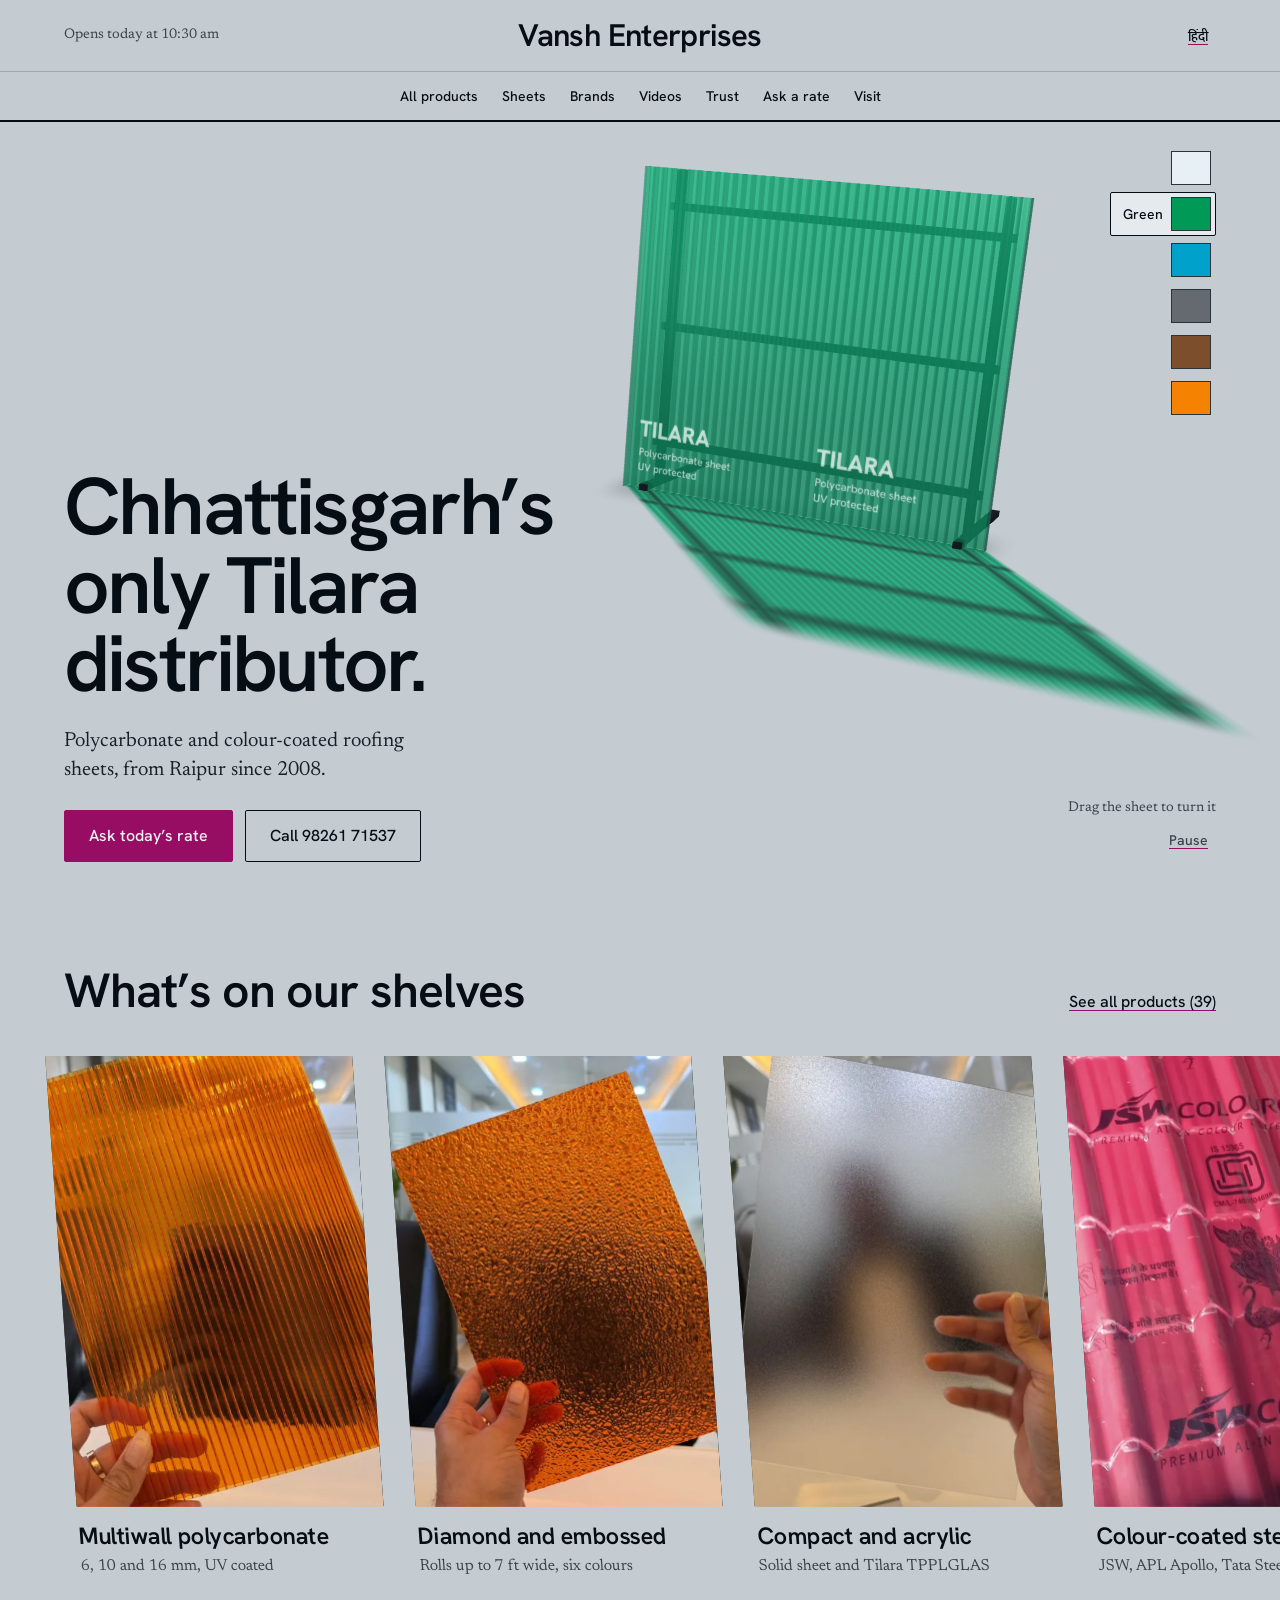
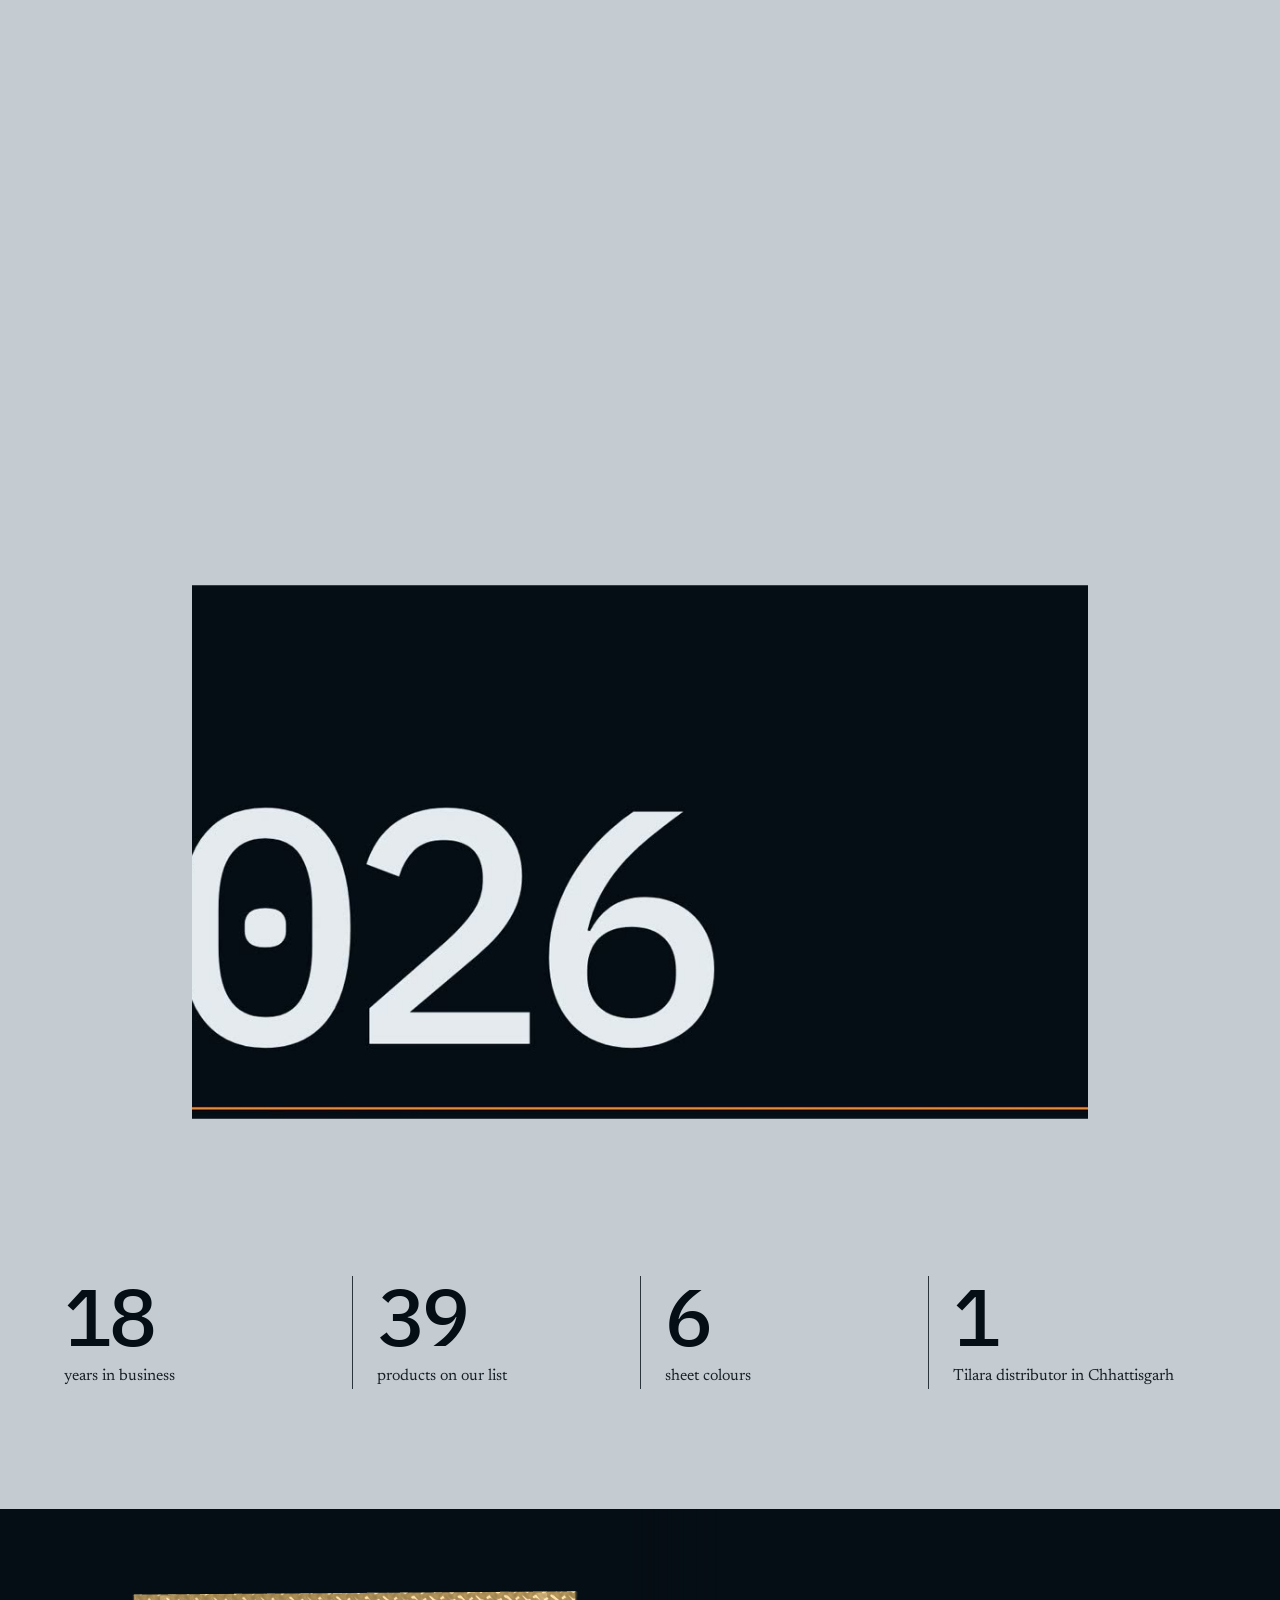
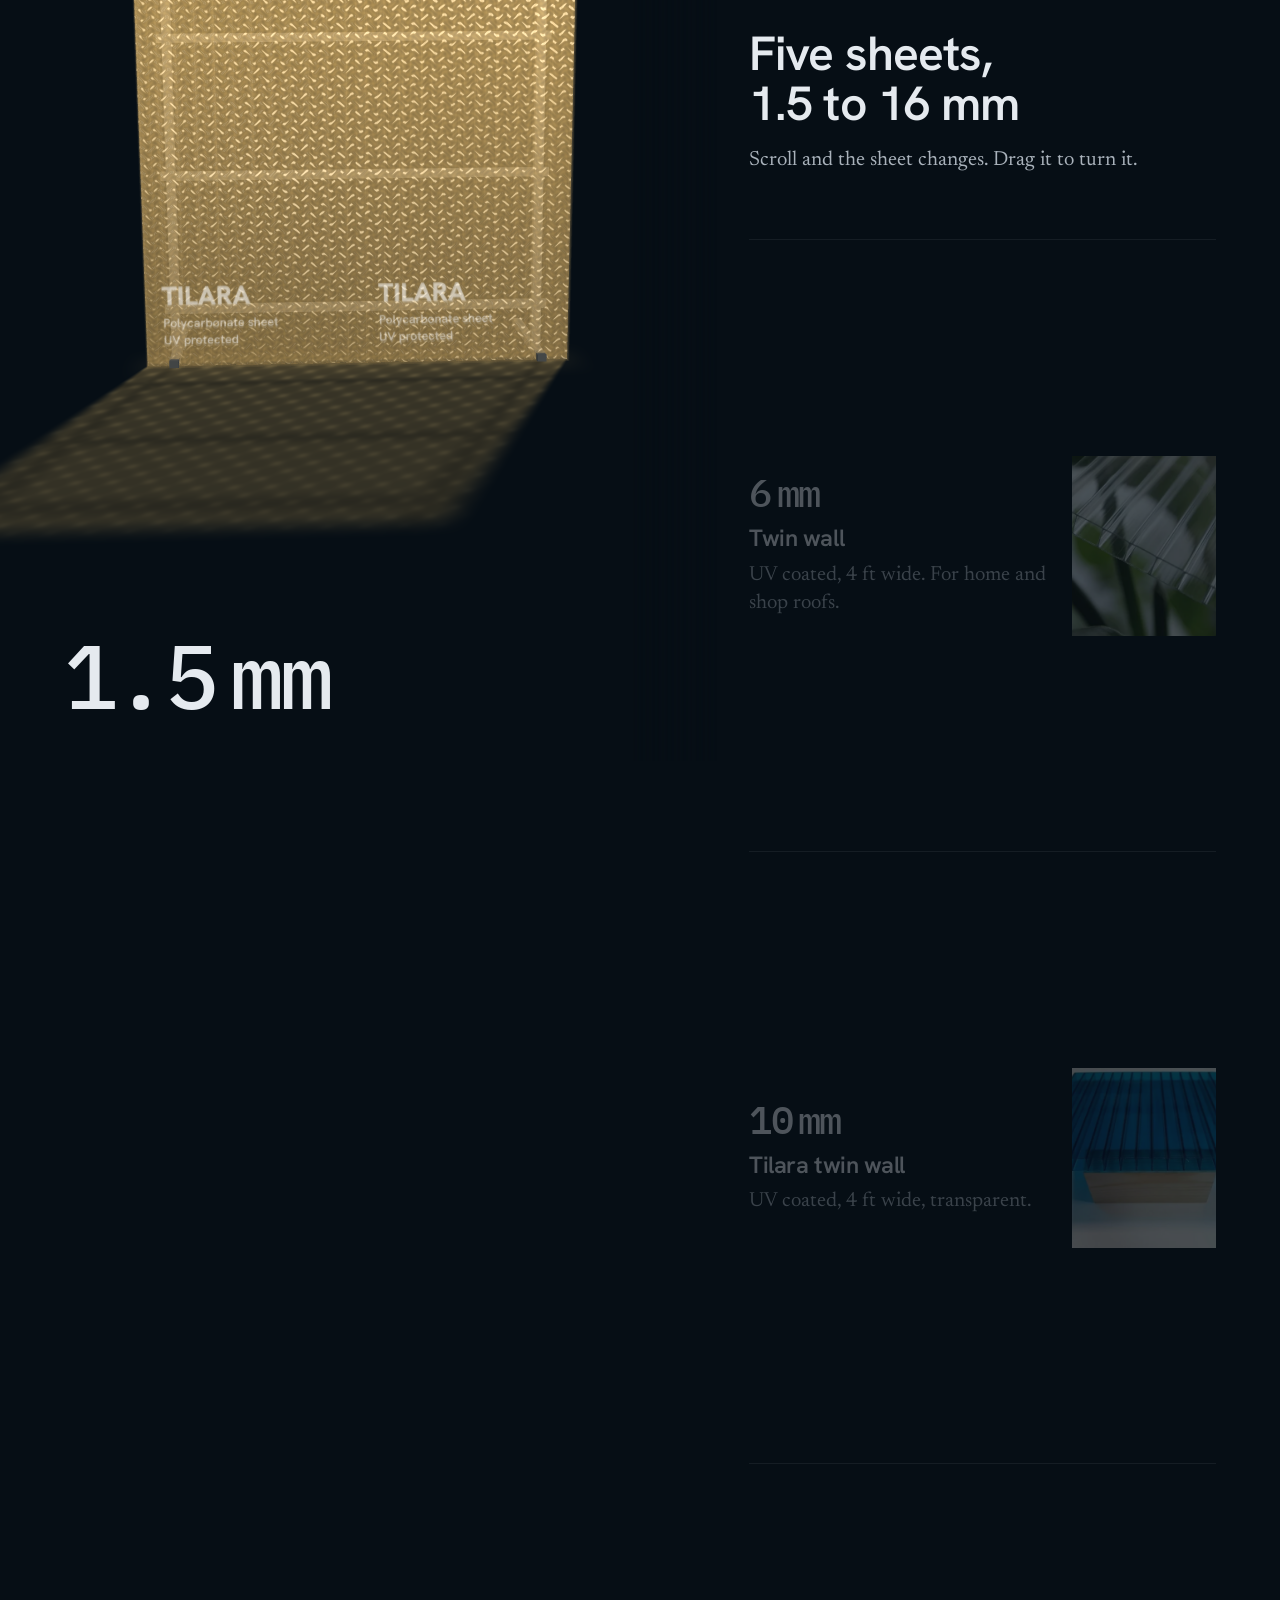
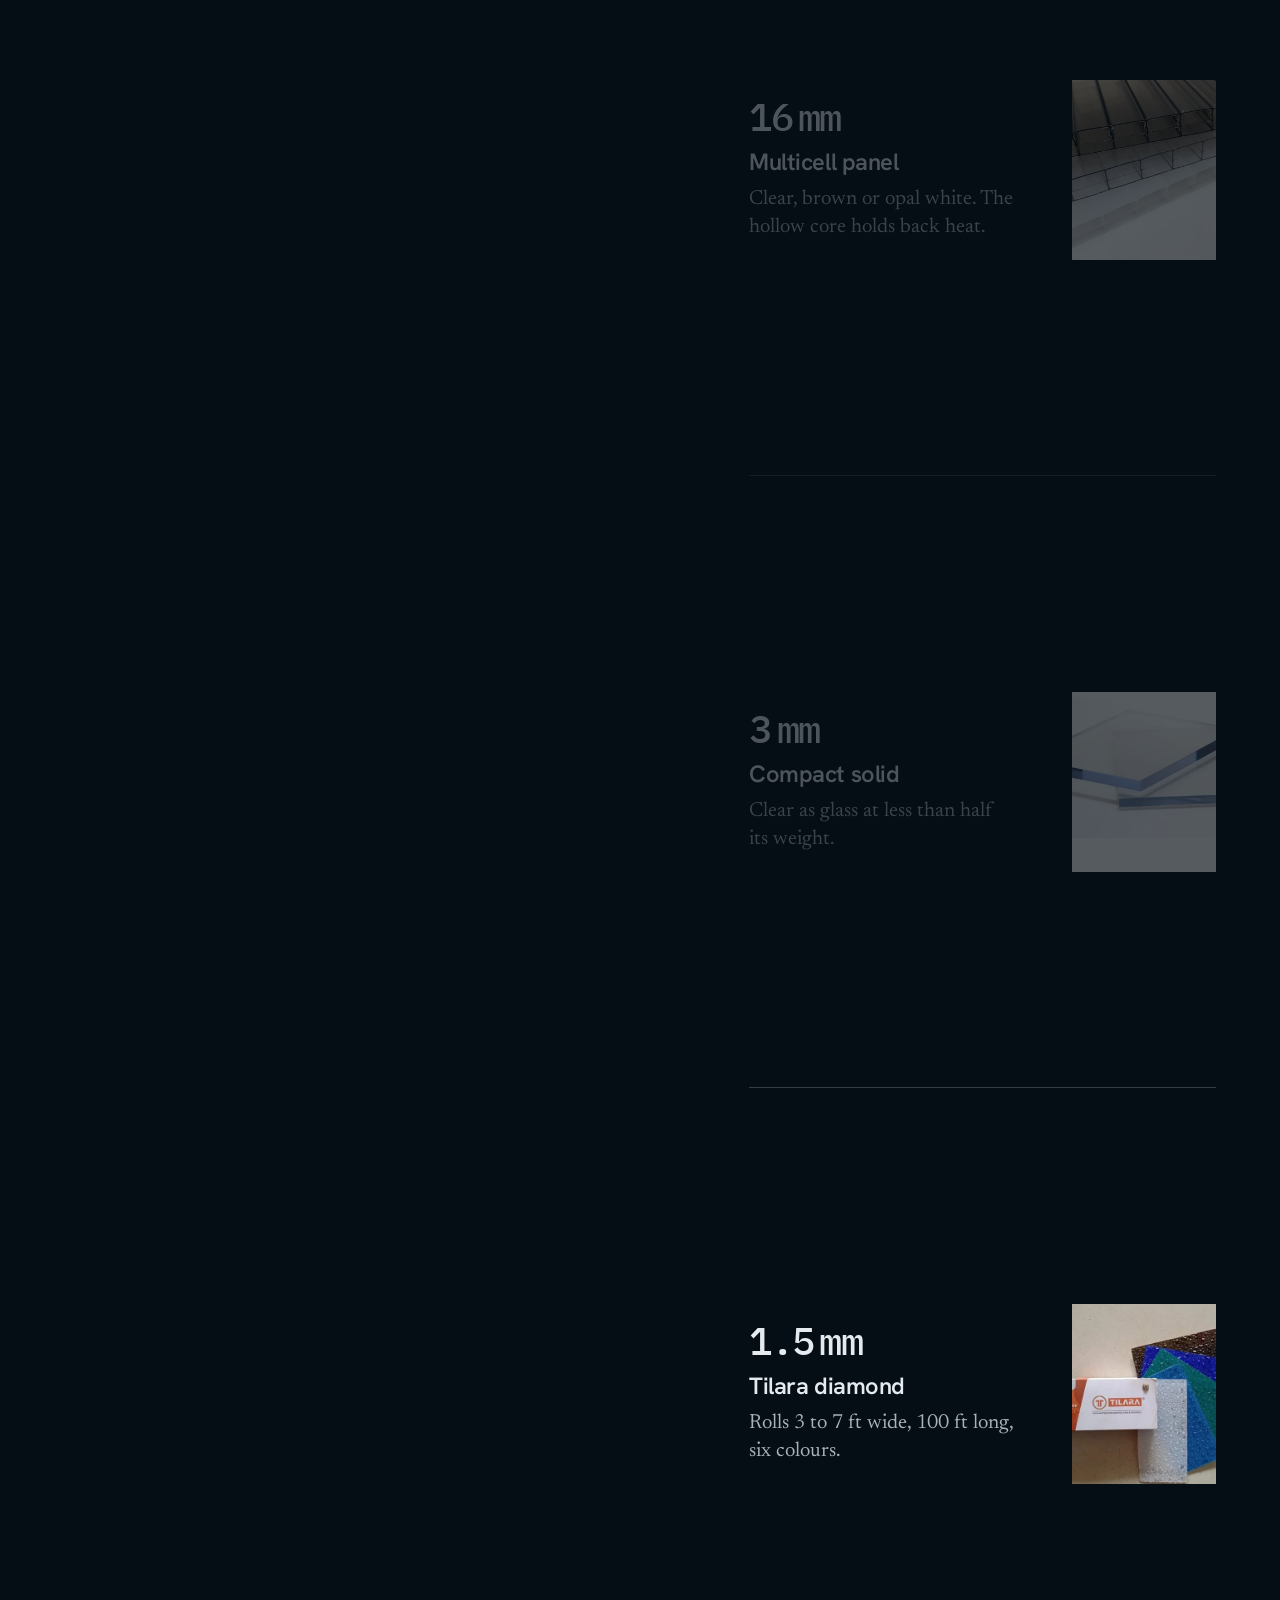
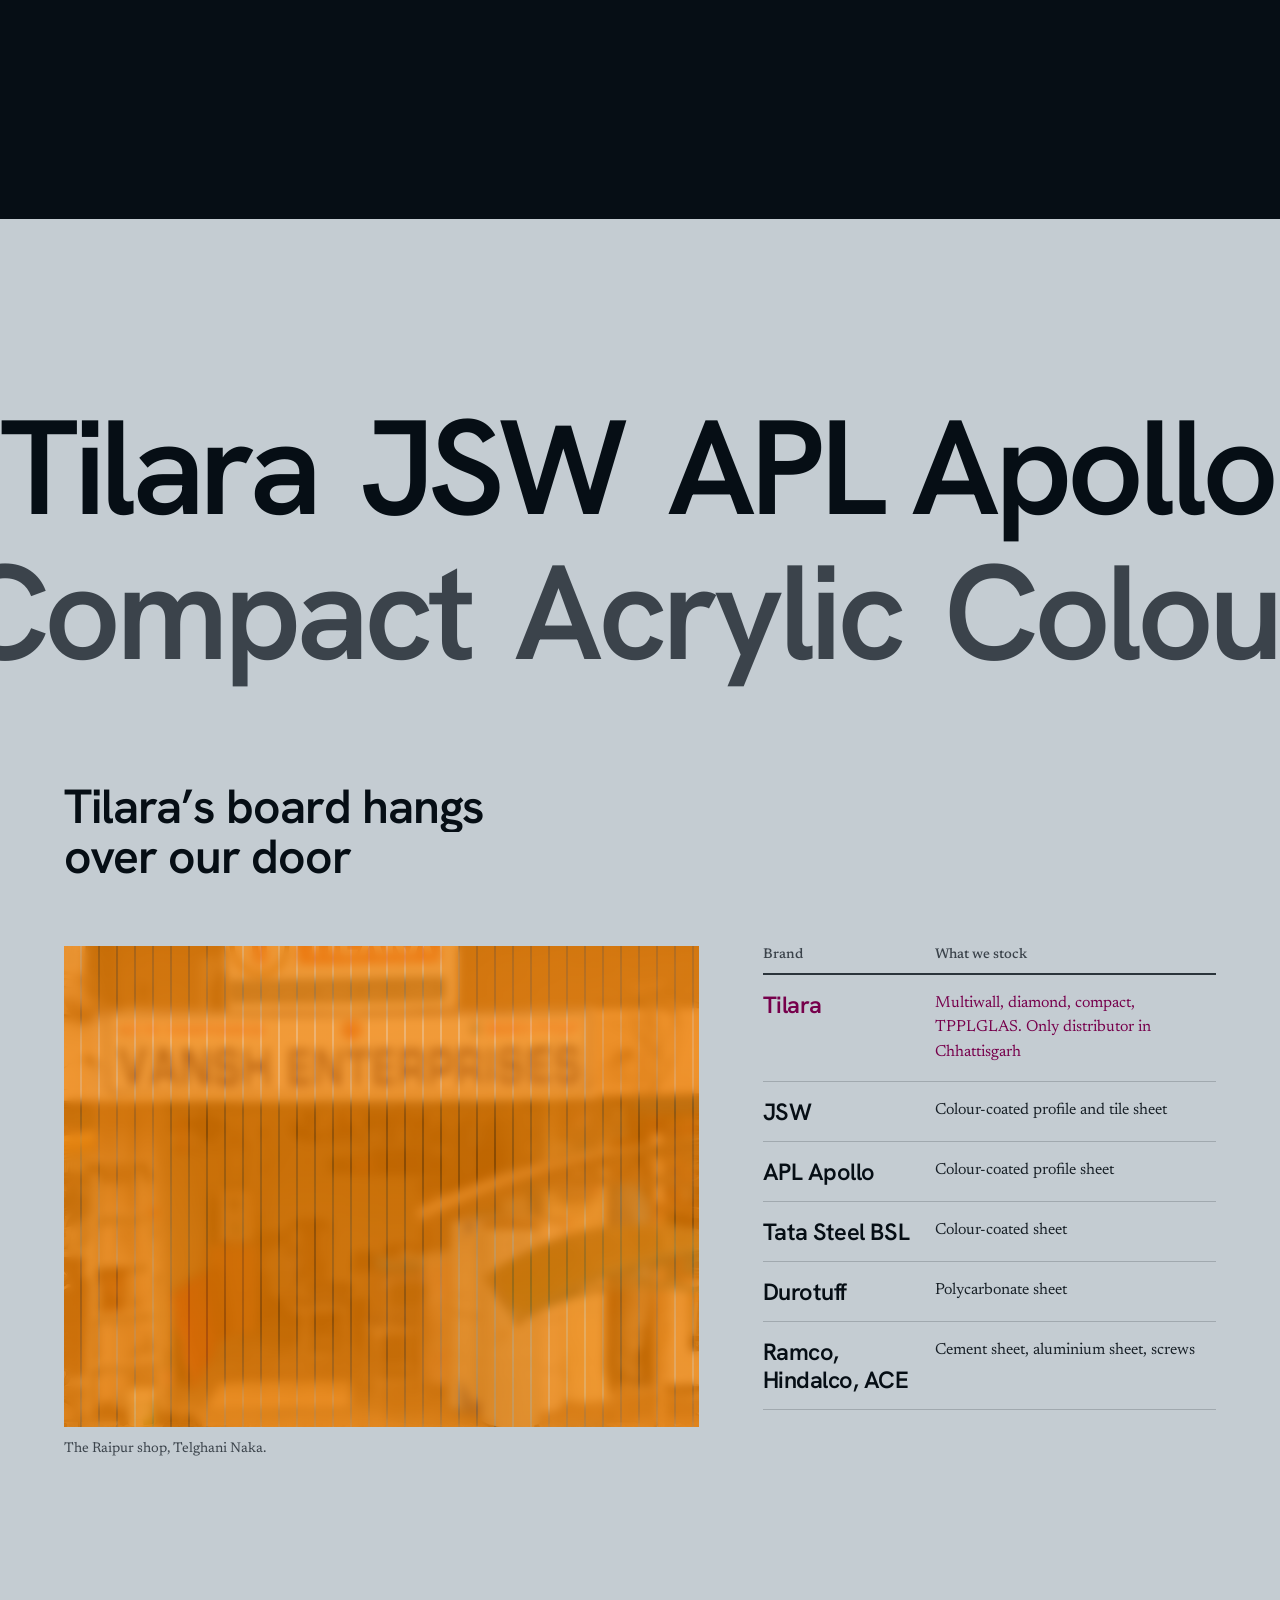
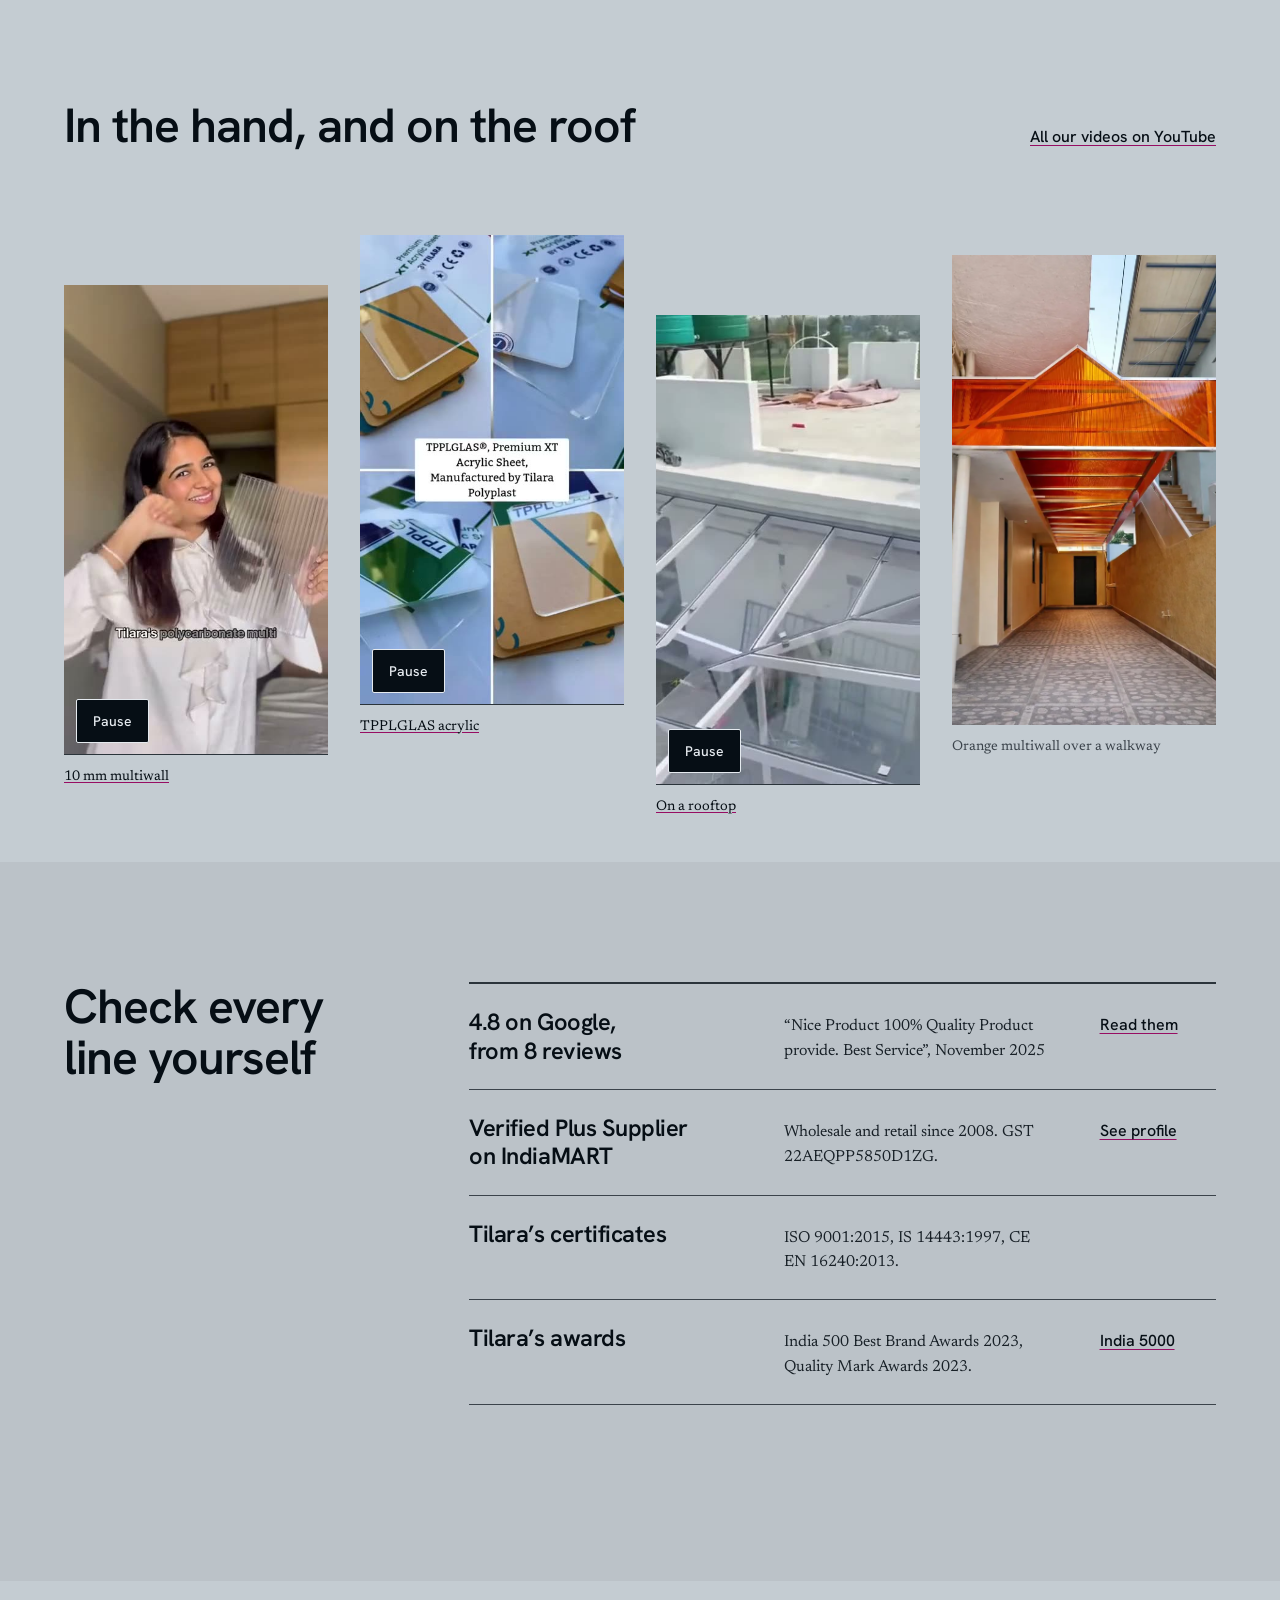
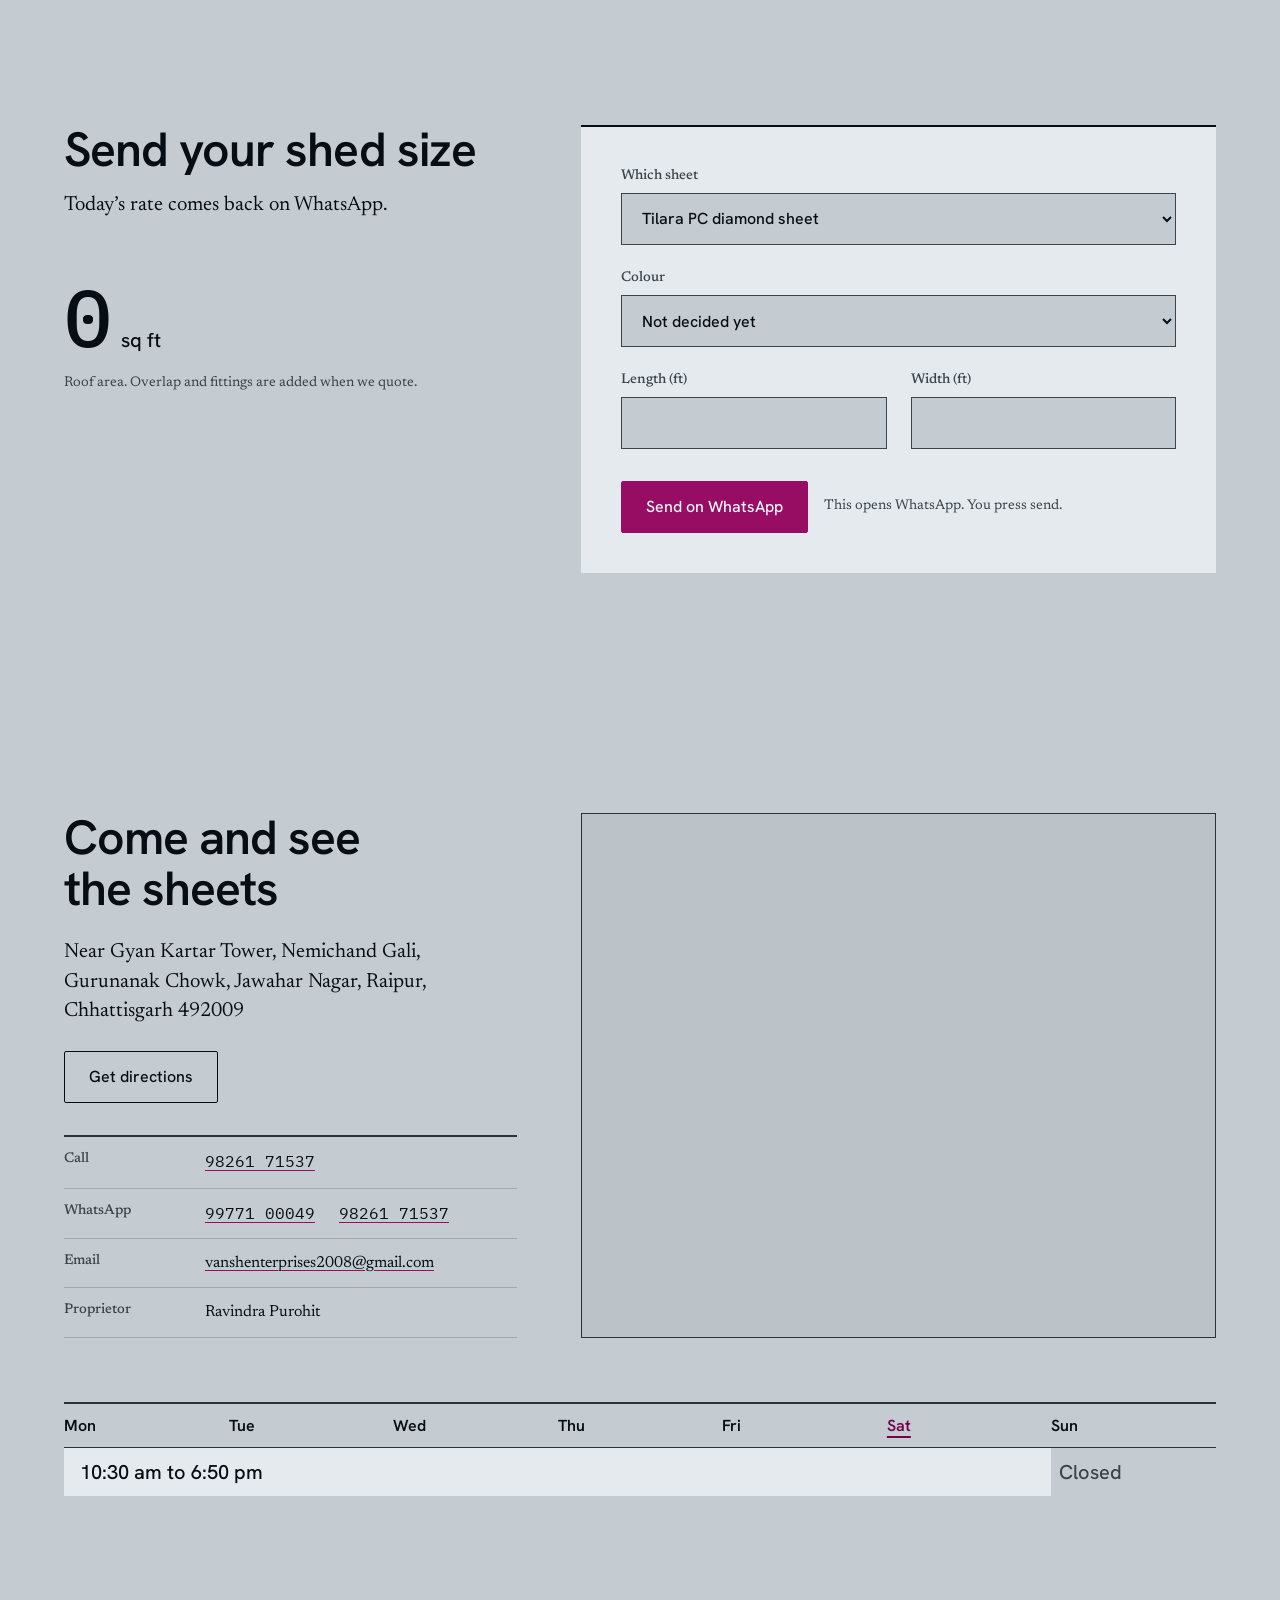
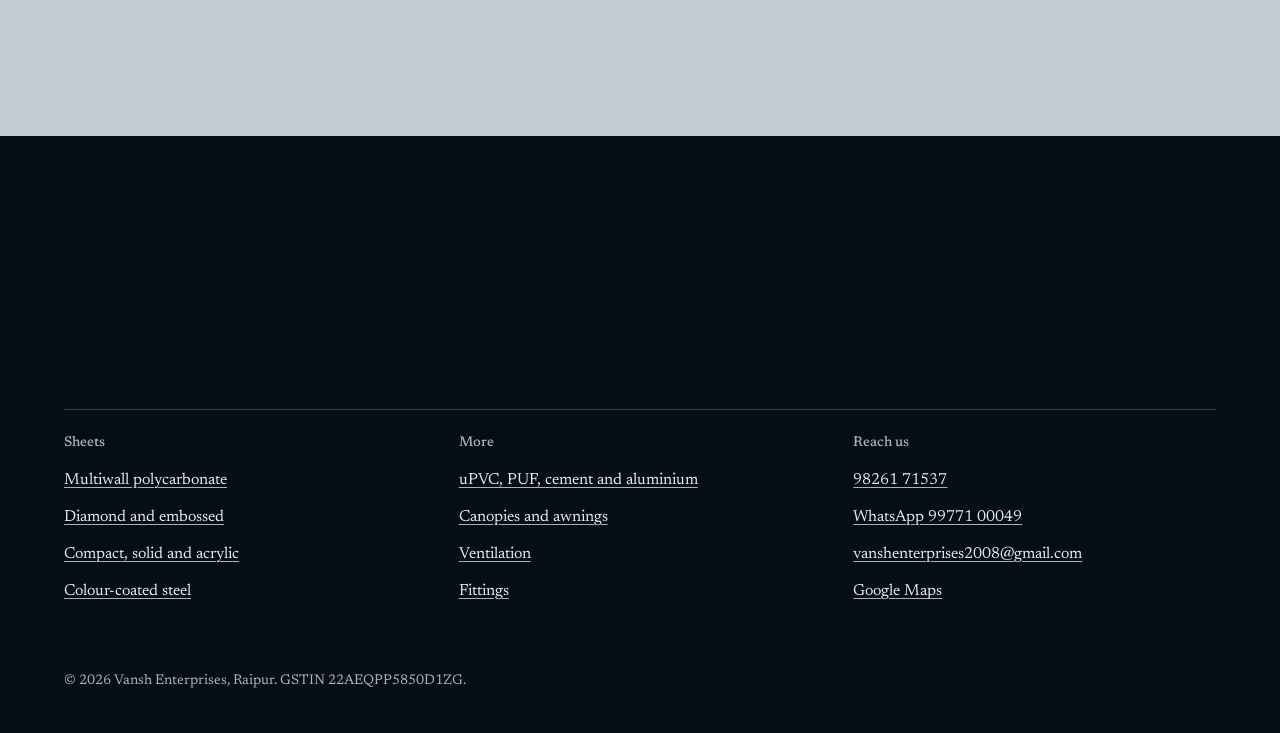
<file: index.html>
<!doctype html>
<html lang="en" data-wa="919977100049">
<head>
<meta charset="utf-8">
<meta name="viewport" content="width=device-width, initial-scale=1">
<title>Vansh Enterprises, Raipur: Tilara polycarbonate and roofing sheets</title>
<meta name="description" content="Polycarbonate and colour-coated roofing sheet dealer in Raipur since 2008. Only Tilara distributor in Chhattisgarh, with JSW, APL Apollo and Tata Steel BSL sheet.">
<meta property="og:title" content="Vansh Enterprises, Raipur: Tilara polycarbonate and roofing sheets">
<meta property="og:description" content="Polycarbonate and colour-coated roofing sheet dealer in Raipur since 2008. Only Tilara distributor in Chhattisgarh, with JSW, APL Apollo and Tata Steel BSL sheet.">
<meta property="og:type" content="website">
<meta property="og:url" content="https://vanshenterprises.in/">
<meta property="og:site_name" content="Vansh Enterprises">
<meta property="og:image" content="https://vanshenterprises.in/assets/img/og.jpg">
<meta property="og:image:width" content="1200">
<meta property="og:image:height" content="630">
<meta name="twitter:card" content="summary_large_image">
<link rel="canonical" href="https://vanshenterprises.in/">
<meta name="theme-color" content="oklch(84% 0.012 245)">
<link rel="icon" href="assets/img/favicon.svg" type="image/svg+xml">
<link rel="preconnect" href="https://fonts.googleapis.com">
<link rel="preconnect" href="https://fonts.gstatic.com" crossorigin>
<link href="https://fonts.googleapis.com/css2?family=Hanken+Grotesk:wght@500;600&family=IBM+Plex+Mono:wght@400;500&family=Mukta:wght@400;500;600&family=Newsreader:ital,opsz,wght@0,6..72,400;0,6..72,500;1,6..72,400&display=swap" rel="stylesheet">
<link rel="preload" as="image" href="assets/img/sheet-hero.webp" fetchpriority="high">
<link rel="stylesheet" href="assets/css/site.css">
<script>document.documentElement.classList.add('js');</script>
<script type="application/ld+json">{"@context":"https://schema.org","@type":"HomeAndConstructionBusiness","name":"Vansh Enterprises","alternateName":"वंश इंटरप्राइजेज","description":"Polycarbonate sheet and colour-coated roofing sheet dealer in Raipur since 2008. Only Tilara distributor in Chhattisgarh.","url":"https://vanshenterprises.in/","image":"https://vanshenterprises.in/assets/img/og.jpg","telephone":"+919826171537","email":"vanshenterprises2008@gmail.com","foundingDate":"2008","taxID":"22AEQPP5850D1ZG","founder":{"@type":"Person","name":"Ravindra Purohit"},"address":{"@type":"PostalAddress","streetAddress":"Near Gyan Kartar Tower, Nemichand Gali, Gurunanak Chowk, Jawahar Nagar","addressLocality":"Raipur","addressRegion":"Chhattisgarh","postalCode":"492009","addressCountry":"IN"},"geo":{"@type":"GeoCoordinates","latitude":21.2504591,"longitude":81.628177},"openingHoursSpecification":[{"@type":"OpeningHoursSpecification","dayOfWeek":["Monday","Tuesday","Wednesday","Thursday","Friday","Saturday"],"opens":"10:30","closes":"18:50"}],"areaServed":"Chhattisgarh","hasMap":"https://maps.app.goo.gl/5dPcdX1qVk36X3dU6"}</script>
</head>
<body>
<div class="curtain" hidden aria-hidden="true">
  <span class="curtain__col curtain__col--clear"></span><span class="curtain__col curtain__col--green"></span><span class="curtain__col curtain__col--blue"></span><span class="curtain__col curtain__col--grey"></span><span class="curtain__col curtain__col--brown"></span><span class="curtain__col curtain__col--orange"></span>
  <div class="curtain__mask"><p class="curtain__word">Vansh Enterprises</p></div>
</div>
<script>try { if (!sessionStorage.getItem('ve-intro') && !matchMedia('(prefers-reduced-motion: reduce)').matches && !location.search.includes('still')) { document.querySelector('.curtain').hidden = false; document.documentElement.classList.add('has-curtain'); } } catch (e) {}</script>
<a class="skip" href="#main">Skip to content</a>
<div class="mast__sentinel" data-mast-sentinel aria-hidden="true"></div>
<header class="mast">
  <div class="mast__top container">
    <p class="mast__status" role="status" data-status>Monday to Saturday, 10:30 am to 6:50 pm</p>
    <a class="mast__word" href="index.html" aria-label="Vansh Enterprises, home">Vansh Enterprises</a>
    <div class="mast__end">
      <button class="link-btn" type="button" data-lang-toggle lang="hi">हिंदी</button>
    </div>
  </div>
  <span class="mast__progress" aria-hidden="true"></span>
  <div class="mast__bar container">
    <a class="mast__mini" href="index.html" tabindex="-1" aria-hidden="true">Vansh Enterprises</a>
    <nav aria-label="Main"><ul class="mast__links"><li><a href="products.html" data-i18n="nav.range">All products</a></li><li><a href="#sheets" data-i18n="nav.sheets">Sheets</a></li><li><a href="#brands" data-i18n="nav.brands">Brands</a></li><li><a href="#watch" data-i18n="nav.watch">Videos</a></li><li><a href="#trust" data-i18n="nav.trust">Trust</a></li><li><a href="#enquire" data-i18n="nav.enquire">Ask a rate</a></li><li><a href="#visit" data-i18n="nav.visit">Visit</a></li></ul></nav>
    <a class="mast__wa" href="https://wa.me/919977100049?text=Hello%20Vansh%20Enterprises%2C%20please%20share%20today's%20rate." rel="noopener" data-i18n="nav.whatsapp">WhatsApp</a>
  </div>
</header>
<main id="main">

<section class="hero" aria-labelledby="hero-title">
  <div class="hero__stage">
    <img class="hero__still" src="assets/img/sheet-hero.webp" width="1920" height="1000" alt="" fetchpriority="high">
    <canvas class="hero__canvas" data-hero-canvas tabindex="0" role="img" aria-label="A multiwall polycarbonate sheet standing in sunlight. Drag it, or use the arrow keys, to turn it." data-i18n-label="hero.drag"></canvas>
  </div>
  <div class="container hero__inner">
    <div class="hero__copy">
      <h1 id="hero-title" data-i18n="hero.title">Chhattisgarh’s only Tilara distributor.</h1>
      <p class="lead" data-i18n="hero.lead">Polycarbonate and colour-coated roofing sheets, from Raipur since 2008.</p>
      <div class="hero__actions">
        <a class="btn btn--primary" href="https://wa.me/919977100049?text=Hello%20Vansh%20Enterprises%2C%20please%20share%20today's%20rate." rel="noopener" data-i18n="hero.cta">Ask today’s rate</a>
        <a class="btn" href="tel:+919826171537" data-i18n="hero.call">Call 98261 71537</a>
      </div>
    </div>
    <div class="hero__controls">
      <fieldset class="swatches">
        <legend data-i18n="hero.colour">Sheet colour</legend>
        <div class="swatches__row">
        <input type="radio" name="sheet-colour" id="tint-clear" value="clear"><label for="tint-clear" data-name="Clear"><span class="swatch__name" data-i18n="tint.clear">Clear</span><span class="chip chip--clear"></span></label>
        <input type="radio" name="sheet-colour" id="tint-green" value="green"><label for="tint-green" data-name="Green"><span class="swatch__name" data-i18n="tint.green">Green</span><span class="chip chip--green"></span></label>
        <input type="radio" name="sheet-colour" id="tint-blue" value="blue"><label for="tint-blue" data-name="Lake blue"><span class="swatch__name" data-i18n="tint.blue">Lake blue</span><span class="chip chip--blue"></span></label>
        <input type="radio" name="sheet-colour" id="tint-grey" value="grey"><label for="tint-grey" data-name="Pencil grey"><span class="swatch__name" data-i18n="tint.grey">Pencil grey</span><span class="chip chip--grey"></span></label>
        <input type="radio" name="sheet-colour" id="tint-brown" value="brown"><label for="tint-brown" data-name="Brown"><span class="swatch__name" data-i18n="tint.brown">Brown</span><span class="chip chip--brown"></span></label>
        <input type="radio" name="sheet-colour" id="tint-orange" value="orange" checked><label for="tint-orange" data-name="Orange"><span class="swatch__name" data-i18n="tint.orange">Orange</span><span class="chip chip--orange"></span></label>
        </div>
      </fieldset>
      <p class="hero__hint"><span data-i18n="hero.drag">Drag the sheet to turn it</span> <button class="link-btn" type="button" data-sheet-pause aria-pressed="false">Pause</button></p>
    </div>
  </div>
</section>

<section class="range" id="range" aria-labelledby="range-title">
  <div class="container range__head">
    <h2 id="range-title" data-i18n="range.title">What’s on our shelves</h2>
    <a class="text-link" href="products.html"><span data-i18n="range.all">See all products</span> (39)</a>
  </div>
  <ul class="rail" data-rail tabindex="0" aria-label="Product groups">
    <li class="shelf" data-reveal style="--i:0">
      <a href="products.html#multiwall">
        <figure class="shelf__pic" data-slot="shelf-multiwall" data-alt="Orange multiwall polycarbonate sheet held up to the light"><img src="assets/img/shelf-multiwall.webp" width="730" height="900" alt="Orange multiwall polycarbonate sheet held up to the light" loading="lazy" decoding="async"></figure>
        <h3 data-i18n="shelf.multiwall">Multiwall polycarbonate</h3>
        <p data-i18n="shelf.multiwall.d">6, 10 and 16 mm, UV coated</p>
      </a>
    </li>
    <li class="shelf" data-reveal style="--i:1">
      <a href="products.html#diamond">
        <figure class="shelf__pic" data-slot="shelf-diamond" data-alt="Amber embossed polycarbonate sheet in the hand"><img src="assets/img/shelf-diamond.webp" width="771" height="900" alt="Amber embossed polycarbonate sheet in the hand" loading="lazy" decoding="async"></figure>
        <h3 data-i18n="shelf.diamond">Diamond and embossed</h3>
        <p data-i18n="shelf.diamond.d">Rolls up to 7 ft wide, six colours</p>
      </a>
    </li>
    <li class="shelf" data-reveal style="--i:2">
      <a href="products.html#solid">
        <figure class="shelf__pic" data-slot="shelf-compact" data-alt="Frosted solid sheet held in the hand"><img src="assets/img/shelf-compact.webp" width="730" height="900" alt="Frosted solid sheet held in the hand" loading="lazy" decoding="async"></figure>
        <h3 data-i18n="shelf.solid">Compact and acrylic</h3>
        <p data-i18n="shelf.solid.d">Solid sheet and Tilara TPPLGLAS</p>
      </a>
    </li>
    <li class="shelf" data-reveal style="--i:3">
      <a href="products.html#steel">
        <figure class="shelf__pic" data-slot="shelf-steel" data-alt="JSW Colouron tile profile sheet in red"><img src="assets/img/shelf-steel.webp" width="680" height="900" alt="JSW Colouron tile profile sheet in red" loading="lazy" decoding="async"></figure>
        <h3 data-i18n="shelf.steel">Colour-coated steel</h3>
        <p data-i18n="shelf.steel.d">JSW, APL Apollo, Tata Steel BSL</p>
      </a>
    </li>
    <li class="shelf" data-reveal style="--i:4">
      <a href="products.html#steel">
        <figure class="shelf__pic" data-slot="shelf-tile" data-alt="Orange tile profile roofing sheets laid out"><img src="assets/img/shelf-tile.webp" width="900" height="900" alt="Orange tile profile roofing sheets laid out" loading="lazy" decoding="async"></figure>
        <h3 data-i18n="shelf.tile">Tile profile</h3>
        <p data-i18n="shelf.tile.d">Steel and uPVC, with ridge</p>
      </a>
    </li>
    <li class="shelf" data-reveal style="--i:5">
      <a href="products.html#roofing">
        <figure class="shelf__pic" data-slot="shelf-cement" data-alt="A stack of corrugated cement roofing sheets"><img src="assets/img/shelf-cement.webp" width="900" height="600" alt="A stack of corrugated cement roofing sheets" loading="lazy" decoding="async"></figure>
        <h3 data-i18n="shelf.cement">Cement and aluminium</h3>
        <p data-i18n="shelf.cement.d">6 mm cement, Hindalco aluminium</p>
      </a>
    </li>
    <li class="shelf" data-reveal style="--i:6">
      <a href="products.html#canopy">
        <figure class="shelf__pic" data-slot="shelf-canopy" data-alt="Green and blue polycarbonate canopies on display at the shop"><img src="assets/img/shelf-canopy.webp" width="550" height="544" alt="Green and blue polycarbonate canopies on display at the shop" loading="lazy" decoding="async"></figure>
        <h3 data-i18n="shelf.canopy">Canopies</h3>
        <p data-i18n="shelf.canopy.d">For doors and windows</p>
      </a>
    </li>
    <li class="shelf" data-reveal style="--i:7">
      <a href="products.html#vent">
        <figure class="shelf__pic" data-slot="shelf-vent" data-alt="Stainless steel turbo ventilator"><img src="assets/img/shelf-vent.webp" width="718" height="800" alt="Stainless steel turbo ventilator" loading="lazy" decoding="async"></figure>
        <h3 data-i18n="shelf.vent">Turbo ventilators</h3>
        <p data-i18n="shelf.vent.d">14 inch stainless steel</p>
      </a>
    </li>
    <li class="shelf" data-reveal style="--i:8">
      <a href="products.html#fittings">
        <figure class="shelf__pic" data-slot="shelf-fittings" data-alt="ACE self-drilling screws with their box"><img src="assets/img/shelf-fittings.webp" width="507" height="800" alt="ACE self-drilling screws with their box" loading="lazy" decoding="async"></figure>
        <h3 data-i18n="shelf.fittings">Fittings</h3>
        <p data-i18n="shelf.fittings.d">Screws, EPDM, patti, gutter</p>
      </a>
    </li>
  </ul>
</section>

<section class="film" id="film" aria-label="Our film">
  <figure class="film__fig" data-film data-reel>
    <div class="film__frame">
      <video muted loop playsinline controls preload="none" poster="assets/video/film-poster.jpg" width="1600" height="900" aria-label="A short film: eighteen years of sheets from Raipur, the shop with the Tilara board, six sheet colours, thicknesses from 1.5 to 16 mm, the brands we stock and how to reach us."><source src="assets/video/film-wide-en.mp4" type="video/mp4"></video>
      <button class="reel__toggle" type="button" data-keep data-reel-toggle aria-pressed="false" data-i18n="film.pause">Pause</button>
    </div>
  </figure>
  <div class="container">
    <ul class="figures">
      <li><span class="figures__num" data-count="18">18</span> <span data-i18n="fig.years">years in business</span></li>
      <li><span class="figures__num" data-count="39">39</span> <span data-i18n="fig.products">products on our list</span></li>
      <li><span class="figures__num" data-count="6">6</span> <span data-i18n="fig.colours">sheet colours</span></li>
      <li><span class="figures__num" data-count="1">1</span> <span data-i18n="fig.only">Tilara distributor in Chhattisgarh</span></li>
    </ul>
  </div>
</section>

<section class="pin" id="sheets" aria-labelledby="pin-title">
  <div class="container pin__grid">
    <div class="pin__stage">
      <canvas class="pin__canvas" data-pin-canvas role="img" aria-label="The same sheet, changing as you scroll from 6 mm twin wall to 1.5 mm diamond sheet."></canvas>
      <p class="pin__figure" data-pin-figure aria-hidden="true">6 mm</p>
    </div>
    <div class="pin__panels">
      <header class="pin__head">
        <h2 id="pin-title" data-i18n="pin.title">Five sheets, 1.5 to 16 mm</h2>
        <p class="lead" data-i18n="pin.hint">Scroll and the sheet changes. Drag it to turn it.</p>
      </header>
      <article class="panel" data-sheet-panel data-type="twin6" data-tint="clear" data-figure="6 mm">
        <p class="panel__fig">6 mm</p>
        <div class="panel__body">
          <h3 data-i18n="pin.6.title">Twin wall</h3>
          <p data-i18n="pin.6.text">UV coated, 4 ft wide. For home and shop roofs.</p>
        </div>
        <figure class="panel__pic" data-slot="pin-6" data-alt="Clear twin wall polycarbonate sheet"><img src="assets/img/pin-6.webp" width="520" height="520" alt="Clear twin wall polycarbonate sheet" loading="lazy" decoding="async"></figure>
      </article>
      <article class="panel" data-sheet-panel data-type="twin10" data-tint="blue" data-figure="10 mm">
        <p class="panel__fig">10 mm</p>
        <div class="panel__body">
          <h3 data-i18n="pin.10.title">Tilara twin wall</h3>
          <p data-i18n="pin.10.text">UV coated, 4 ft wide, transparent.</p>
        </div>
        <figure class="panel__pic" data-slot="pin-10" data-alt="Blue multiwall polycarbonate sheet resting on a block"><img src="assets/img/pin-10.webp" width="520" height="520" alt="Blue multiwall polycarbonate sheet resting on a block" loading="lazy" decoding="async"></figure>
      </article>
      <article class="panel" data-sheet-panel data-type="multi16" data-tint="brown" data-figure="16 mm">
        <p class="panel__fig">16 mm</p>
        <div class="panel__body">
          <h3 data-i18n="pin.16.title">Multicell panel</h3>
          <p data-i18n="pin.16.text">Clear, brown or opal white. The hollow core holds back heat.</p>
        </div>
        <figure class="panel__pic" data-slot="pin-16" data-alt="Stacked triple wall sheets showing the hollow core"><img src="assets/img/pin-16.webp" width="520" height="390" alt="Stacked triple wall sheets showing the hollow core" loading="lazy" decoding="async"></figure>
      </article>
      <article class="panel" data-sheet-panel data-type="compact" data-tint="clear" data-figure="3 mm">
        <p class="panel__fig">3 mm</p>
        <div class="panel__body">
          <h3 data-i18n="pin.3.title">Compact solid</h3>
          <p data-i18n="pin.3.text">Clear as glass at less than half its weight.</p>
        </div>
        <figure class="panel__pic" data-slot="pin-3" data-alt="Clear compact polycarbonate sheet"><img src="assets/img/pin-3.webp" width="520" height="390" alt="Clear compact polycarbonate sheet" loading="lazy" decoding="async"></figure>
      </article>
      <article class="panel" data-sheet-panel data-type="diamond" data-tint="orange" data-figure="1.5 mm">
        <p class="panel__fig">1.5 mm</p>
        <div class="panel__body">
          <h3 data-i18n="pin.15.title">Tilara diamond</h3>
          <p data-i18n="pin.15.text">Rolls 3 to 7 ft wide, 100 ft long, six colours.</p>
        </div>
        <figure class="panel__pic" data-slot="pin-15" data-alt="Tilara diamond sheet colour samples with the Tilara box"><img src="assets/img/pin-15.webp" width="520" height="520" alt="Tilara diamond sheet colour samples with the Tilara box" loading="lazy" decoding="async"></figure>
      </article>
    </div>
  </div>
</section>

<section class="brands" id="brands" aria-labelledby="brands-title">
  <div class="marquee" aria-hidden="true">
    <div class="marquee__row"><span>Tilara</span><span>JSW</span><span>APL Apollo</span><span>Tata Steel BSL</span><span>Durotuff</span><span>Hindalco</span><span>Ramco</span><span>Tilara</span><span>JSW</span><span>APL Apollo</span></div>
    <div class="marquee__row marquee__row--two"><span>Multiwall</span><span>Diamond</span><span>Compact</span><span>Acrylic</span><span>Colour-coated</span><span>Tile profile</span><span>Multiwall</span><span>Diamond</span><span>Compact</span></div>
  </div>
  <div class="container">
    <h2 id="brands-title" class="brands__title" data-i18n="brands.title">Tilara’s board hangs over our door</h2>
    <div class="brands__grid">
      <div class="brands__fig">
        <figure class="brands__pic" data-slot="shop" data-alt="The Vansh Enterprises shop in Raipur with the Tilara board above it">
          <img src="assets/img/shop.webp" width="990" height="750" alt="The Vansh Enterprises shop in Raipur, with the Tilara board above the Vansh Enterprises banner" loading="lazy" decoding="async">
          <span class="brands__veil" data-keep aria-hidden="true"></span>
        </figure>
        <figcaption class="caption" data-i18n="brands.caption">The Raipur shop, Telghani Naka.</figcaption>
      </div>
      <table class="brands__table">
        <thead><tr><th scope="col" data-i18n="brands.th.brand">Brand</th><th scope="col" data-i18n="brands.th.stock">What we stock</th></tr></thead>
        <tbody>
          <tr class="is-lead" data-reveal><th scope="row">Tilara</th><td data-i18n="brands.tilara">Multiwall, diamond, compact, TPPLGLAS. Only distributor in Chhattisgarh</td></tr>
          <tr data-reveal><th scope="row">JSW</th><td data-i18n="brands.jsw">Colour-coated profile and tile sheet</td></tr>
          <tr data-reveal><th scope="row">APL Apollo</th><td data-i18n="brands.apollo">Colour-coated profile sheet</td></tr>
          <tr data-reveal><th scope="row">Tata Steel BSL</th><td data-i18n="brands.tata">Colour-coated sheet</td></tr>
          <tr data-reveal><th scope="row">Durotuff</th><td data-i18n="brands.durotuff">Polycarbonate sheet</td></tr>
          <tr data-reveal><th scope="row">Ramco, Hindalco, ACE</th><td data-i18n="brands.more">Cement sheet, aluminium sheet, screws</td></tr>
        </tbody>
      </table>
    </div>
  </div>
</section>

<section class="watch" id="watch" aria-labelledby="watch-title">
  <div class="container">
    <div class="watch__head">
      <h2 id="watch-title" data-i18n="watch.title">In the hand, and on the roof</h2>
      <a class="text-link" href="https://www.youtube.com/@sharadkumarnishad241" rel="noopener" data-i18n="watch.channel">All our videos on YouTube</a>
    </div>
    <div class="watch__grid">
      <figure class="reel" data-reel>
        <div class="reel__frame" data-slot="reel-multiwall" data-kind="product" data-alt="10 mm multiwall">
          <video muted loop playsinline preload="none" poster="assets/video/multiwall.jpg" width="432" height="768" aria-label="10 mm multiwall"><source src="assets/video/multiwall.mp4" type="video/mp4"></video>
          <button class="reel__toggle" type="button" data-keep data-reel-toggle aria-pressed="false" data-i18n="reel.pause">Pause</button>
        </div>
        <figcaption class="caption"><a href="https://www.youtube.com/watch?v=Rni0njt8LdI" rel="noopener" data-i18n="watch.multiwall">10 mm multiwall</a></figcaption>
      </figure>
      <figure class="reel" data-reel>
        <div class="reel__frame" data-slot="reel-acrylic" data-kind="product" data-alt="TPPLGLAS acrylic">
          <video muted loop playsinline preload="none" poster="assets/video/acrylic.jpg" width="432" height="768" aria-label="TPPLGLAS acrylic"><source src="assets/video/acrylic.mp4" type="video/mp4"></video>
          <button class="reel__toggle" type="button" data-keep data-reel-toggle aria-pressed="false" data-i18n="reel.pause">Pause</button>
        </div>
        <figcaption class="caption"><a href="https://www.youtube.com/watch?v=_wDttftiUco" rel="noopener" data-i18n="watch.acrylic">TPPLGLAS acrylic</a></figcaption>
      </figure>
      <figure class="reel" data-reel>
        <div class="reel__frame" data-slot="reel-rooftop" data-kind="product" data-alt="On a rooftop">
          <video muted loop playsinline preload="none" poster="assets/video/rooftop.jpg" width="432" height="768" aria-label="On a rooftop"><source src="assets/video/rooftop.mp4" type="video/mp4"></video>
          <button class="reel__toggle" type="button" data-keep data-reel-toggle aria-pressed="false" data-i18n="reel.pause">Pause</button>
        </div>
        <figcaption class="caption"><a href="https://www.youtube.com/watch?v=n171UE5UQb4" rel="noopener" data-i18n="watch.rooftop">On a rooftop</a></figcaption>
      </figure>
      <figure class="reel">
        <div class="reel__frame" data-slot="corridor" data-alt="Orange multiwall polycarbonate roof over a walkway"><img src="assets/img/corridor.webp" width="667" height="1000" alt="Orange multiwall polycarbonate fixed over a walkway, the floor below in warm light" loading="lazy" decoding="async" style="object-position: 50% 26%"></div>
        <figcaption class="caption" data-i18n="watch.corridor">Orange multiwall over a walkway</figcaption>
      </figure>
    </div>
  </div>
</section>

<section class="trust" id="trust" aria-labelledby="trust-title">
  <div class="container trust__grid">
    <h2 id="trust-title" data-i18n="trust.title">Check every line yourself</h2>
    <ul class="rows">
      
      <li class="row" data-reveal>
        <h3 class="row__title"><span class="num" data-count="4.8" data-dec="1">4.8</span> <span data-i18n="trust.google">on Google, from 8 reviews</span></h3>
        <p class="row__text" data-i18n="trust.google.quote">“Nice Product 100% Quality Product provide. Best Service”, November 2025</p>
        <a class="text-link" href="https://www.google.com/maps/search/?api=1&query=Vansh%20Enterprises&query_place_id=ChIJBX7doZTdKDoR5v5cxKL-qsw" rel="noopener" data-i18n="trust.google.link">Read them</a>
      </li>
      <li class="row" data-reveal>
        <h3 class="row__title" data-i18n="trust.im">Verified Plus Supplier on IndiaMART</h3>
        <p class="row__text" data-i18n="trust.im.text">Wholesale and retail since 2008. GST 22AEQPP5850D1ZG.</p>
        <a class="text-link" href="https://www.indiamart.com/vanshenterprises-chattisgarh/" rel="noopener" data-i18n="trust.im.link">See profile</a>
      </li>
      <li class="row" data-reveal>
        <h3 class="row__title" data-i18n="trust.tcert">Tilara’s certificates</h3>
        <p class="row__text" data-i18n="trust.tcert.text">ISO 9001:2015, IS 14443:1997, CE EN 16240:2013.</p>
        <span></span>
      </li>
      <li class="row" data-reveal>
        <h3 class="row__title" data-i18n="trust.taward">Tilara’s awards</h3>
        <p class="row__text" data-i18n="trust.taward.text">India 500 Best Brand Awards 2023, Quality Mark Awards 2023.</p>
        <a class="text-link" href="https://india5000.com/winners/2023/india-500-best-brand-awards-2023-1/tilara-polyplast-pvt-ltd-1686114287976" rel="noopener">India 5000</a>
      </li>
    </ul>
  </div>
</section>

<section class="enquire" id="enquire" aria-labelledby="enquire-title">
  <div class="container enquire__grid">
    <div class="enquire__head">
      <h2 id="enquire-title" data-i18n="enquire.title">Send your shed size</h2>
      <p class="lead" data-i18n="enquire.lead">Today’s rate comes back on WhatsApp.</p>
      <p class="enquire__area"><span class="enquire__num" data-area aria-live="off">0</span> <span data-i18n="enquire.unit">sq ft</span></p>
      <p class="caption"><span data-i18n="enquire.area">Roof area.</span> <span data-i18n="enquire.note">Overlap and fittings are added when we quote.</span></p>
    </div>
    <form class="form sheet" data-enquiry>
      <div class="field field--wide">
        <label for="f-sheet" data-i18n="enquire.sheet">Which sheet</label>
        <select id="f-sheet" name="sheet"><option>Tilara PC diamond sheet</option><option>6 mm PC multiwall sheet</option><option>Tilara 10 mm PC multiwall sheet</option><option>16 mm multicell panel</option><option>Compact polycarbonate sheet</option><option>Tilara TPPLGLAS acrylic sheet</option><option>Colour-coated profile sheet</option><option>Colour-coated tile profile sheet</option><option>uPVC tile roofing sheet</option><option>PUF insulated roofing panel</option><option>6 mm cement roofing sheet</option></select>
      </div>
      <div class="field field--wide">
        <label for="f-colour" data-i18n="enquire.colour">Colour</label>
        <select id="f-colour" name="colour"><option value="" data-i18n="enquire.colour.any">Not decided yet</option><option>Clear</option><option>Green</option><option>Lake blue</option><option>Pencil grey</option><option>Brown</option><option>Orange</option><option>Red</option><option>Blue</option></select>
      </div>
      <div class="field">
        <label for="f-length" data-i18n="enquire.length">Length (ft)</label>
        <input id="f-length" name="shedLength" type="number" inputmode="decimal" min="0" step="any" autocomplete="off">
      </div>
      <div class="field">
        <label for="f-width" data-i18n="enquire.width">Width (ft)</label>
        <input id="f-width" name="shedWidth" type="number" inputmode="decimal" min="0" step="any" autocomplete="off">
      </div>
      <div class="field field--wide form__foot">
        <a class="btn btn--primary" data-enquiry-send href="https://wa.me/919977100049?text=Hello%20Vansh%20Enterprises%2C%20please%20share%20today's%20rate." rel="noopener" target="_blank" data-i18n="enquire.send">Send on WhatsApp</a>
        <p class="caption" data-i18n="enquire.opens">This opens WhatsApp. You press send.</p>
      </div>
    </form>
  </div>
</section>

<section class="visit" id="visit" aria-labelledby="visit-title">
  <div class="container">
    <div class="visit__grid">
      <div class="visit__text">
        <h2 id="visit-title" data-i18n="visit.title">Come and see the sheets</h2>
        <address class="lead" data-i18n="visit.address">Near Gyan Kartar Tower, Nemichand Gali, Gurunanak Chowk, Jawahar Nagar, Raipur, Chhattisgarh 492009</address>
        <a class="btn" href="https://maps.app.goo.gl/5dPcdX1qVk36X3dU6" rel="noopener" data-i18n="visit.directions">Get directions</a>
        <dl class="facts">
          <div><dt data-i18n="visit.call">Call</dt><dd><a class="num" href="tel:+919826171537">98261 71537</a></dd></div>
          <div><dt data-i18n="visit.wa">WhatsApp</dt><dd class="facts__two"><a class="num" href="https://wa.me/919977100049" rel="noopener">99771 00049</a> <a class="num" href="https://wa.me/919826171537" rel="noopener">98261 71537</a></dd></div>
          <div><dt data-i18n="visit.mail">Email</dt><dd><a href="mailto:vanshenterprises2008@gmail.com">vanshenterprises2008@gmail.com</a></dd></div>
          <div><dt data-i18n="visit.owner">Proprietor</dt><dd>Ravindra Purohit</dd></div>
        </dl>
      </div>
      <div class="visit__map">
        <iframe title="Map of Vansh Enterprises in Raipur" src="https://www.google.com/maps?q=Vansh%20Enterprises%2C%20Gurunanak%20Chowk%2C%20Raipur&ll=21.2504591,81.628177&z=16&output=embed" loading="lazy" referrerpolicy="no-referrer-when-downgrade"></iframe>
      </div>
    </div>
    <div class="hours" role="group" aria-label="Opening hours">
      <span class="hours__day" data-day="1" data-i18n="day.mon">Mon</span>
      <span class="hours__day" data-day="2" data-i18n="day.tue">Tue</span>
      <span class="hours__day" data-day="3" data-i18n="day.wed">Wed</span>
      <span class="hours__day" data-day="4" data-i18n="day.thu">Thu</span>
      <span class="hours__day" data-day="5" data-i18n="day.fri">Fri</span>
      <span class="hours__day" data-day="6" data-i18n="day.sat">Sat</span>
      <span class="hours__day" data-day="0" data-i18n="day.sun">Sun</span>
      <p class="hours__open" data-i18n="day.hours">10:30 am to 6:50 pm</p>
      <p class="hours__closed" data-i18n="day.closed">Closed</p>
    </div>
  </div>
</section>
</main>
<footer class="foot">
  <div class="container">
    <p class="foot__mark">Vansh Enterprises</p>
    <div class="foot__cols">
      <div class="foot__col"><h2 class="foot__h" data-i18n="foot.sheets">Sheets</h2><ul><li><a href="products.html#multiwall" data-i18n="group.multiwall">Multiwall polycarbonate</a></li><li><a href="products.html#diamond" data-i18n="group.diamond">Diamond and embossed</a></li><li><a href="products.html#solid" data-i18n="group.solid">Compact, solid and acrylic</a></li><li><a href="products.html#steel" data-i18n="group.steel">Colour-coated steel</a></li></ul></div>
      <div class="foot__col"><h2 class="foot__h" data-i18n="foot.more">More</h2><ul><li><a href="products.html#roofing" data-i18n="group.roofing">uPVC, PUF, cement and aluminium</a></li><li><a href="products.html#canopy" data-i18n="group.canopy">Canopies and awnings</a></li><li><a href="products.html#vent" data-i18n="group.vent">Ventilation</a></li><li><a href="products.html#fittings" data-i18n="group.fittings">Fittings</a></li></ul></div>
      <div class="foot__col"><h2 class="foot__h" data-i18n="foot.reach">Reach us</h2><ul><li><a href="tel:+919826171537">98261 71537</a></li><li><a href="https://wa.me/919977100049">WhatsApp 99771 00049</a></li><li><a href="mailto:vanshenterprises2008@gmail.com">vanshenterprises2008@gmail.com</a></li><li><a href="https://maps.app.goo.gl/5dPcdX1qVk36X3dU6">Google Maps</a></li></ul></div>
    </div>
    <p class="foot__legal">© 2026 Vansh Enterprises, Raipur. GSTIN 22AEQPP5850D1ZG.</p>
  </div>
</footer>
<div class="dock" aria-label="Quick contact">
  <a class="btn" href="tel:+919826171537" data-i18n="bar.call">Call</a>
  <a class="btn btn--primary" href="https://wa.me/919977100049?text=Hello%20Vansh%20Enterprises%2C%20please%20share%20today's%20rate." rel="noopener" data-i18n="bar.whatsapp">WhatsApp</a>
</div>
<script>window.hallmarkSlots = (m) => { for (const [k, v] of Object.entries(m)) { const s = document.querySelector(`[data-slot="${k}"]`); if (!s) continue; const im = new Image(); im.src = typeof v === 'string' ? v : v.src; im.alt = (typeof v === 'object' && v.alt) || s.dataset.alt || ''; s.querySelectorAll(':scope > img').forEach((o) => o.remove()); s.prepend(im); } };
document.querySelectorAll('[data-slot] img').forEach((i) => { if (i.complete && !i.naturalWidth) i.remove(); else i.addEventListener('error', () => i.remove(), { once: true }); });</script>
<script src="assets/js/app.js" defer></script>
</body>
</html>
</file>
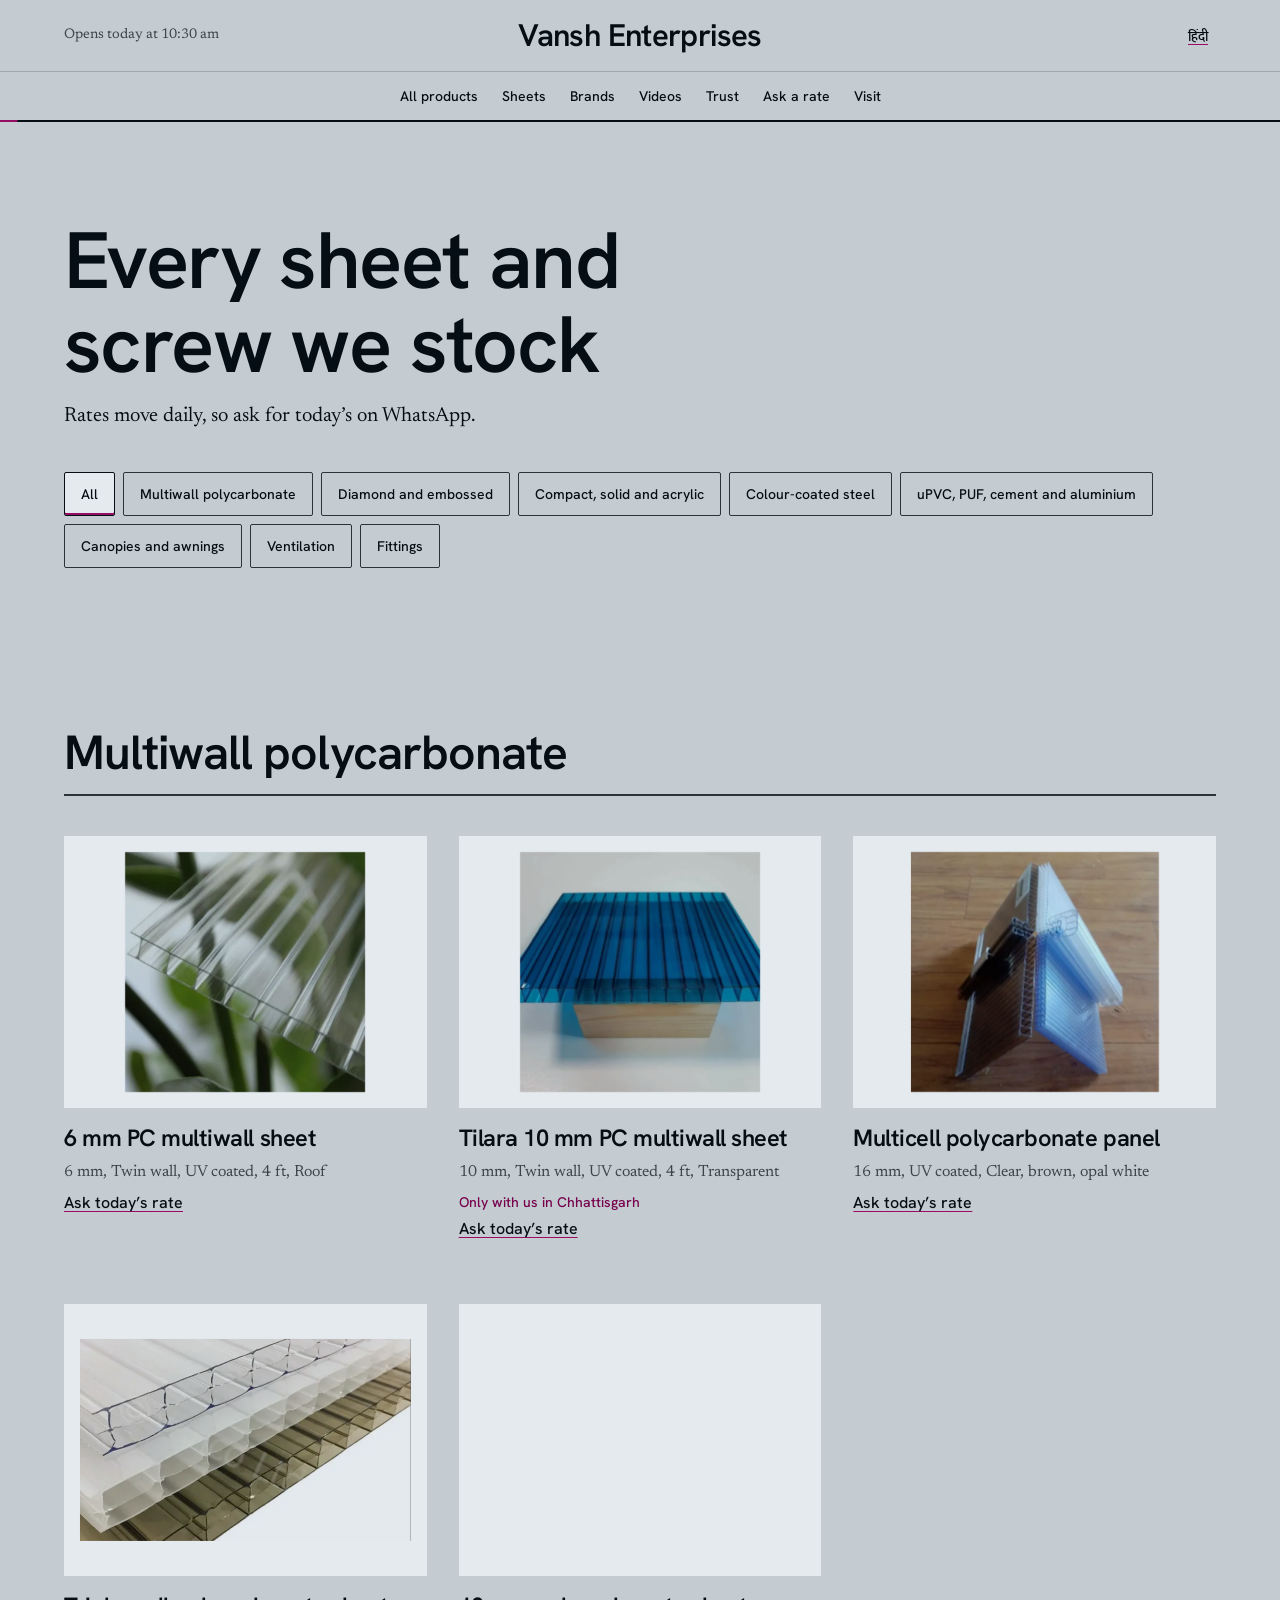
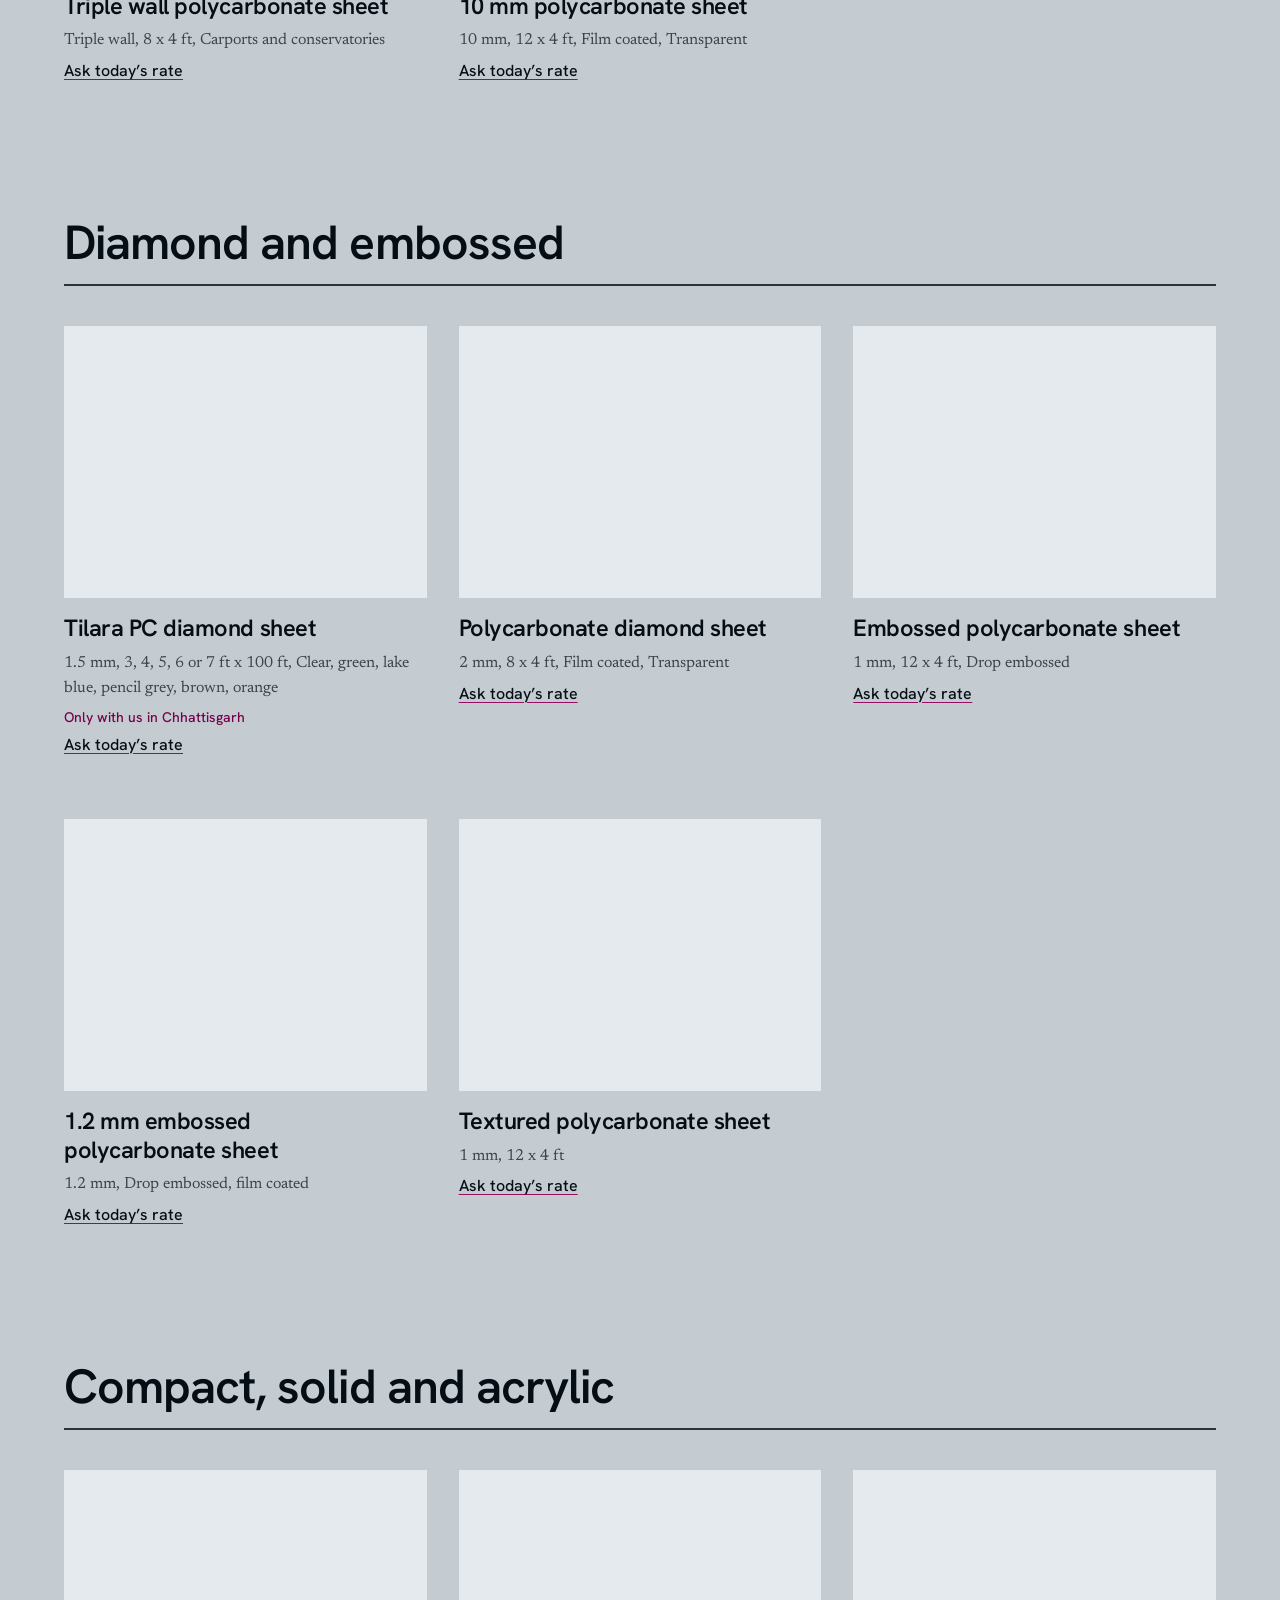
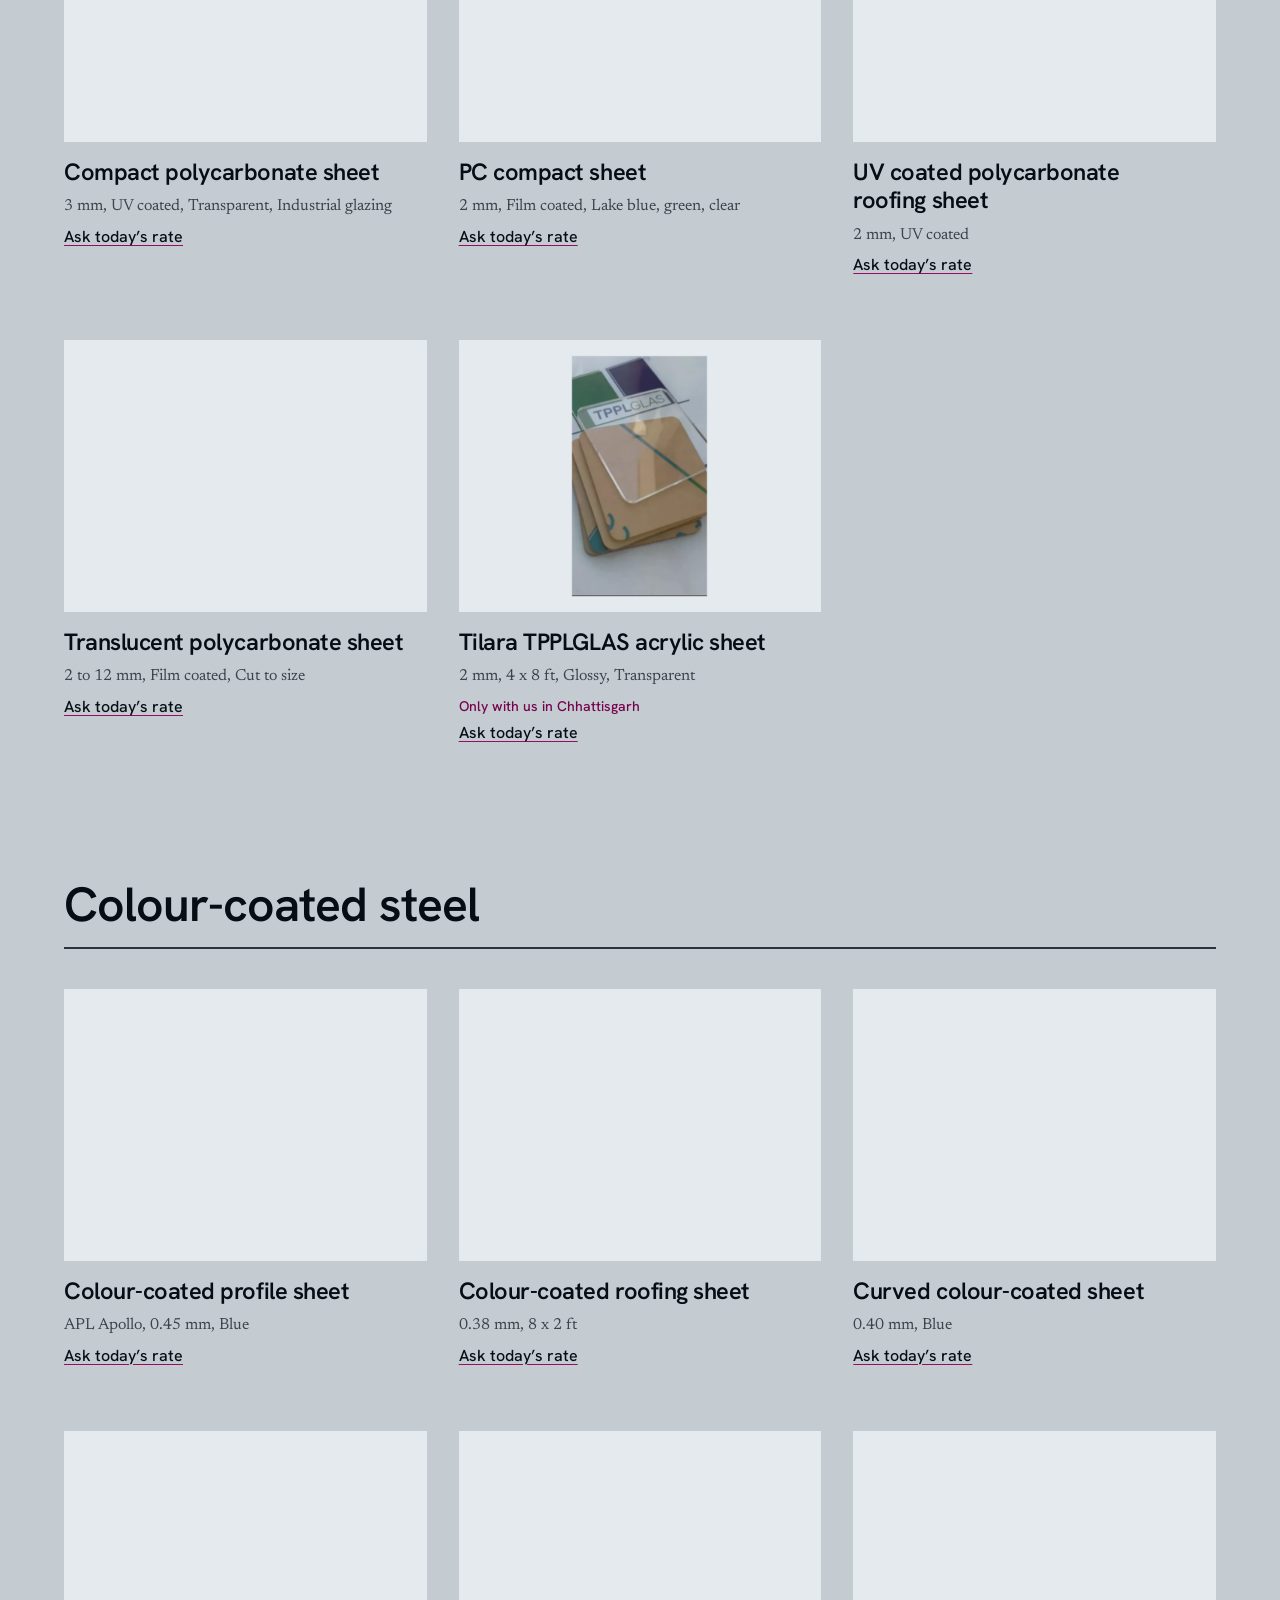
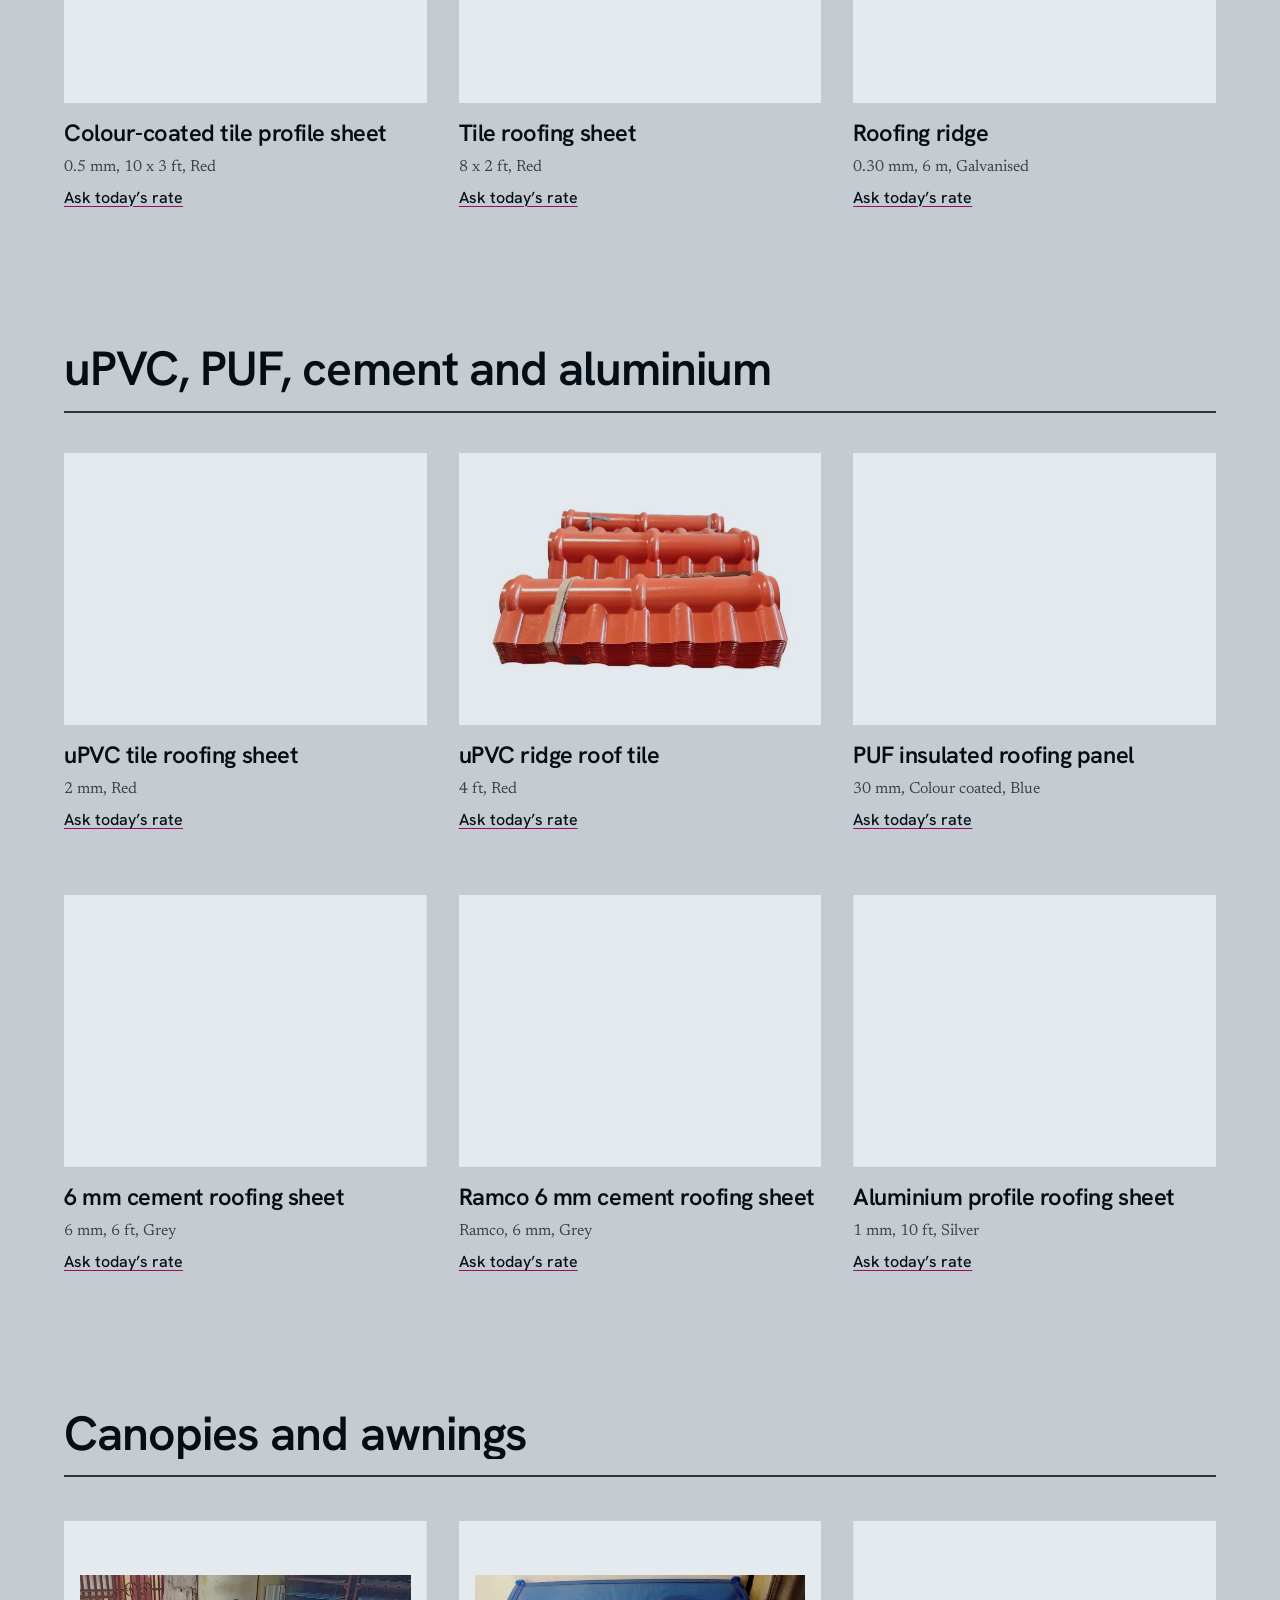
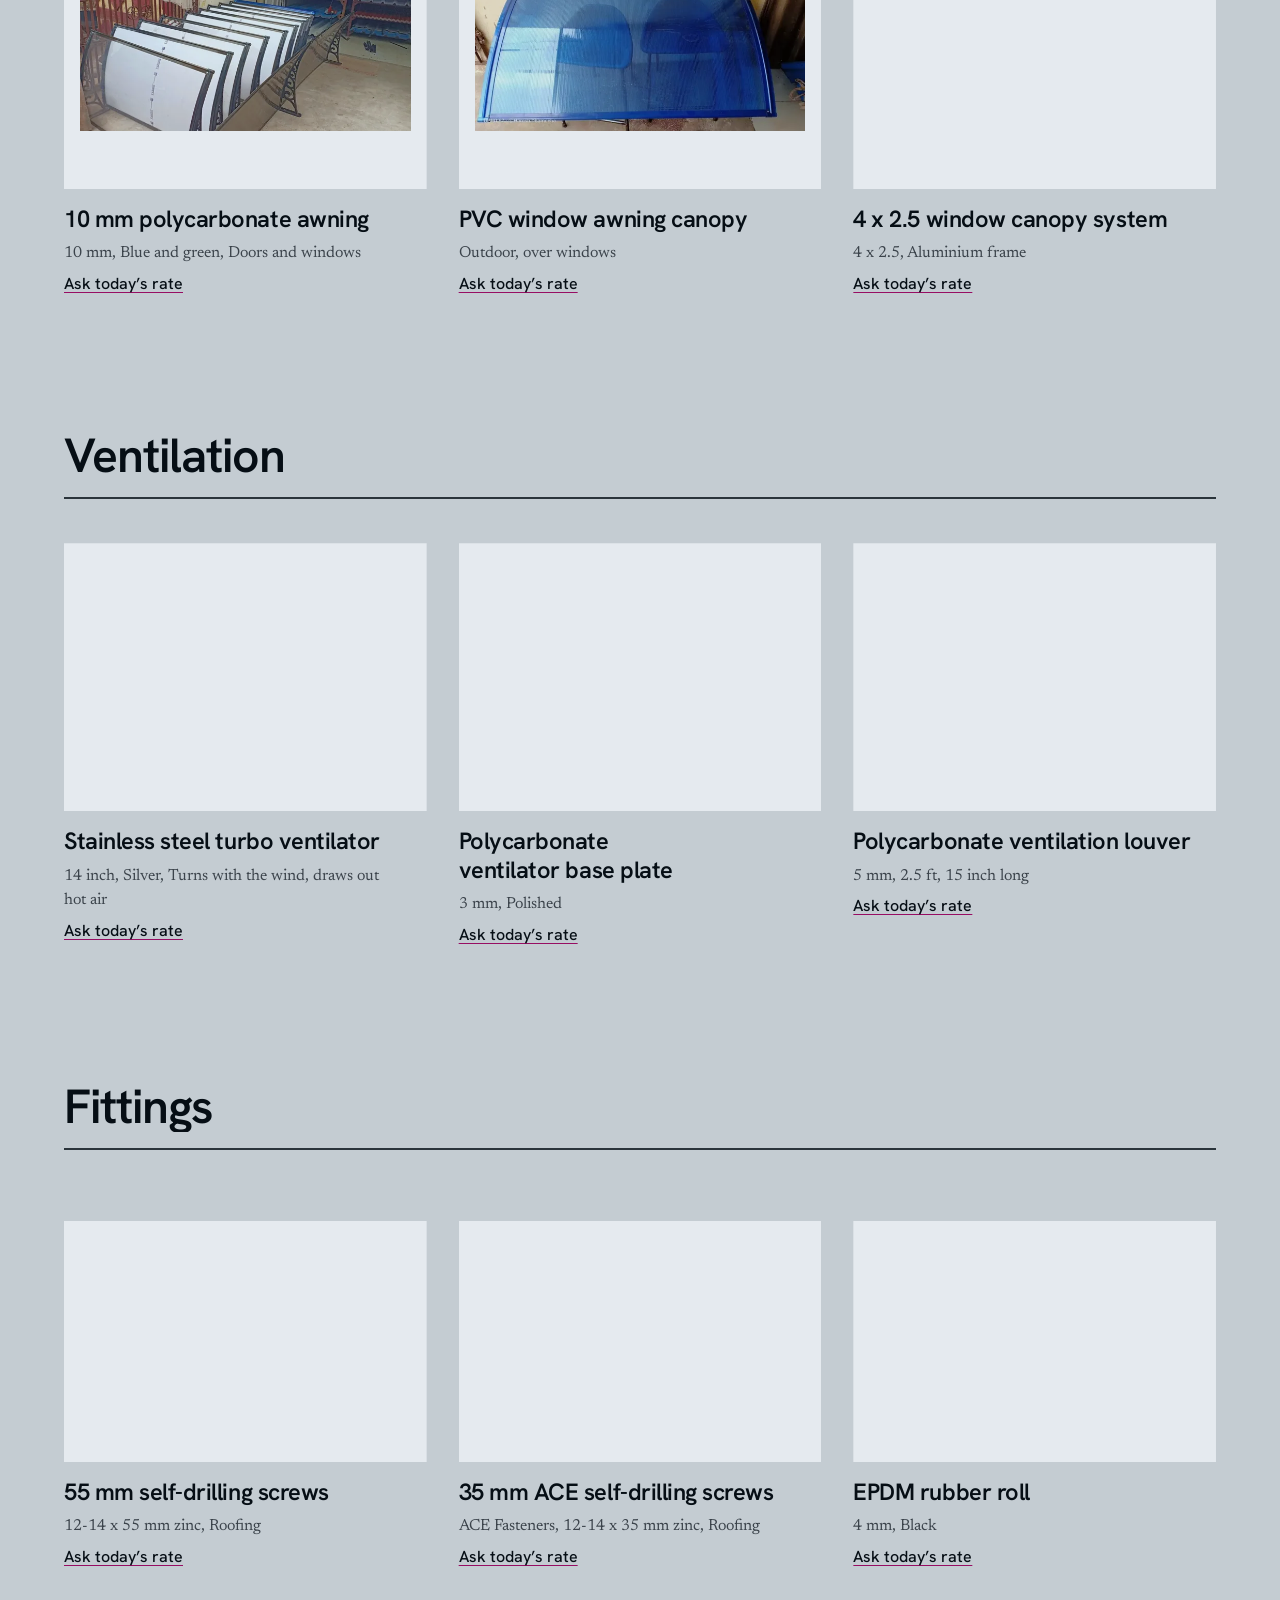
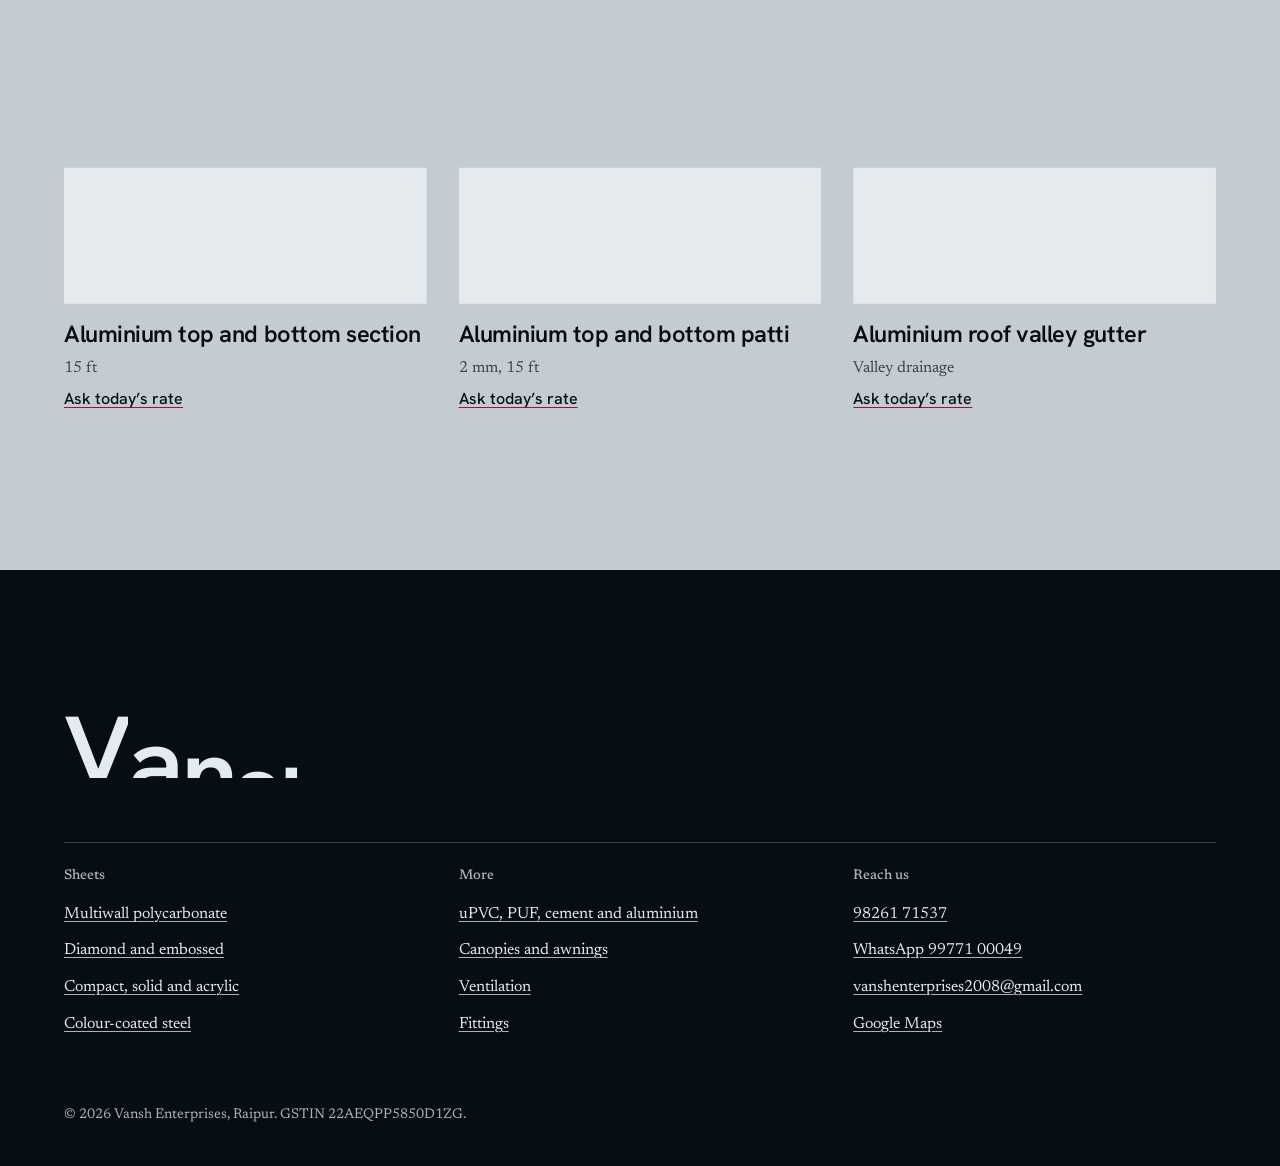
<file: products.html>
<!doctype html>
<html lang="en" data-wa="919977100049">
<head>
<meta charset="utf-8">
<meta name="viewport" content="width=device-width, initial-scale=1">
<title>All products: polycarbonate, steel and roofing sheet, Vansh Enterprises Raipur</title>
<meta name="description" content="Tilara multiwall and diamond polycarbonate, JSW and APL Apollo colour-coated sheet, cement and aluminium roofing, canopies, ventilators and fittings in Raipur.">
<meta property="og:title" content="All products: polycarbonate, steel and roofing sheet, Vansh Enterprises Raipur">
<meta property="og:description" content="Tilara multiwall and diamond polycarbonate, JSW and APL Apollo colour-coated sheet, cement and aluminium roofing, canopies, ventilators and fittings in Raipur.">
<meta property="og:type" content="website">
<meta property="og:url" content="https://vanshenterprises.in/products.html">
<meta property="og:site_name" content="Vansh Enterprises">
<meta property="og:image" content="https://vanshenterprises.in/assets/img/og.jpg">
<meta property="og:image:width" content="1200">
<meta property="og:image:height" content="630">
<meta name="twitter:card" content="summary_large_image">
<link rel="canonical" href="https://vanshenterprises.in/products.html">
<meta name="theme-color" content="oklch(84% 0.012 245)">
<link rel="icon" href="assets/img/favicon.svg" type="image/svg+xml">
<link rel="preconnect" href="https://fonts.googleapis.com">
<link rel="preconnect" href="https://fonts.gstatic.com" crossorigin>
<link href="https://fonts.googleapis.com/css2?family=Hanken+Grotesk:wght@500;600&family=IBM+Plex+Mono:wght@400;500&family=Mukta:wght@400;500;600&family=Newsreader:ital,opsz,wght@0,6..72,400;0,6..72,500;1,6..72,400&display=swap" rel="stylesheet">

<link rel="stylesheet" href="assets/css/site.css">
<script>document.documentElement.classList.add('js');</script>
<script type="application/ld+json">{"@context":"https://schema.org","@type":"HomeAndConstructionBusiness","name":"Vansh Enterprises","alternateName":"वंश इंटरप्राइजेज","description":"Polycarbonate sheet and colour-coated roofing sheet dealer in Raipur since 2008. Only Tilara distributor in Chhattisgarh.","url":"https://vanshenterprises.in/","image":"https://vanshenterprises.in/assets/img/og.jpg","telephone":"+919826171537","email":"vanshenterprises2008@gmail.com","foundingDate":"2008","taxID":"22AEQPP5850D1ZG","founder":{"@type":"Person","name":"Ravindra Purohit"},"address":{"@type":"PostalAddress","streetAddress":"Near Gyan Kartar Tower, Nemichand Gali, Gurunanak Chowk, Jawahar Nagar","addressLocality":"Raipur","addressRegion":"Chhattisgarh","postalCode":"492009","addressCountry":"IN"},"geo":{"@type":"GeoCoordinates","latitude":21.2504591,"longitude":81.628177},"openingHoursSpecification":[{"@type":"OpeningHoursSpecification","dayOfWeek":["Monday","Tuesday","Wednesday","Thursday","Friday","Saturday"],"opens":"10:30","closes":"18:50"}],"areaServed":"Chhattisgarh","hasMap":"https://maps.app.goo.gl/5dPcdX1qVk36X3dU6"}</script>
</head>
<body>
<div class="curtain" hidden aria-hidden="true">
  <span class="curtain__col curtain__col--clear"></span><span class="curtain__col curtain__col--green"></span><span class="curtain__col curtain__col--blue"></span><span class="curtain__col curtain__col--grey"></span><span class="curtain__col curtain__col--brown"></span><span class="curtain__col curtain__col--orange"></span>
  <div class="curtain__mask"><p class="curtain__word">Vansh Enterprises</p></div>
</div>
<script>try { if (!sessionStorage.getItem('ve-intro') && !matchMedia('(prefers-reduced-motion: reduce)').matches && !location.search.includes('still')) { document.querySelector('.curtain').hidden = false; document.documentElement.classList.add('has-curtain'); } } catch (e) {}</script>
<a class="skip" href="#main">Skip to content</a>
<div class="mast__sentinel" data-mast-sentinel aria-hidden="true"></div>
<header class="mast">
  <div class="mast__top container">
    <p class="mast__status" role="status" data-status>Monday to Saturday, 10:30 am to 6:50 pm</p>
    <a class="mast__word" href="index.html" aria-label="Vansh Enterprises, home">Vansh Enterprises</a>
    <div class="mast__end">
      <button class="link-btn" type="button" data-lang-toggle lang="hi">हिंदी</button>
    </div>
  </div>
  <span class="mast__progress" aria-hidden="true"></span>
  <div class="mast__bar container">
    <a class="mast__mini" href="index.html" tabindex="-1" aria-hidden="true">Vansh Enterprises</a>
    <nav aria-label="Main"><ul class="mast__links"><li><a href="products.html" data-i18n="nav.range">All products</a></li><li><a href="index.html#sheets" data-i18n="nav.sheets">Sheets</a></li><li><a href="index.html#brands" data-i18n="nav.brands">Brands</a></li><li><a href="index.html#watch" data-i18n="nav.watch">Videos</a></li><li><a href="index.html#trust" data-i18n="nav.trust">Trust</a></li><li><a href="index.html#enquire" data-i18n="nav.enquire">Ask a rate</a></li><li><a href="index.html#visit" data-i18n="nav.visit">Visit</a></li></ul></nav>
    <a class="mast__wa" href="https://wa.me/919977100049?text=Hello%20Vansh%20Enterprises%2C%20please%20share%20today's%20rate." rel="noopener" data-i18n="nav.whatsapp">WhatsApp</a>
  </div>
</header>
<main id="main" class="cat">
  <header class="container cat__head">
    <h1 data-i18n="cat.title">Every sheet and screw we stock</h1>
    <p class="lead" data-i18n="cat.lead">Rates move daily, so ask for today’s on WhatsApp.</p>
    <div class="cat__filter" data-filter role="group" aria-label="Filter by group">
      <button type="button" data-id="all" aria-pressed="true" data-i18n="cat.all">All</button>
      <button type="button" data-id="multiwall" aria-pressed="false" data-i18n="group.multiwall">Multiwall polycarbonate</button>
      <button type="button" data-id="diamond" aria-pressed="false" data-i18n="group.diamond">Diamond and embossed</button>
      <button type="button" data-id="solid" aria-pressed="false" data-i18n="group.solid">Compact, solid and acrylic</button>
      <button type="button" data-id="steel" aria-pressed="false" data-i18n="group.steel">Colour-coated steel</button>
      <button type="button" data-id="roofing" aria-pressed="false" data-i18n="group.roofing">uPVC, PUF, cement and aluminium</button>
      <button type="button" data-id="canopy" aria-pressed="false" data-i18n="group.canopy">Canopies and awnings</button>
      <button type="button" data-id="vent" aria-pressed="false" data-i18n="group.vent">Ventilation</button>
      <button type="button" data-id="fittings" aria-pressed="false" data-i18n="group.fittings">Fittings</button>
    </div>
  </header>
  <section class="cat__group" id="multiwall" data-group="multiwall" aria-labelledby="g-multiwall">
    <div class="container">
      <h2 id="g-multiwall" data-i18n="group.multiwall">Multiwall polycarbonate</h2>
      <ul class="cat__grid">
        <li class="item">
          <figure class="item__pic" data-slot="p-mw6" data-alt="6 mm PC multiwall sheet"><img src="assets/img/p-mw6.webp" width="640" height="640" alt="6 mm PC multiwall sheet" loading="lazy" decoding="async"></figure>
          <h3>6 mm PC multiwall sheet</h3>
          <p class="item__spec">6 mm, Twin wall, UV coated, 4 ft, Roof</p>
          
          <a class="text-link" data-ask="6 mm PC multiwall sheet" href="https://wa.me/919977100049?text=Hello%20Vansh%20Enterprises%2C%20please%20share%20today's%20rate%20for%206%20mm%20PC%20multiwall%20sheet." rel="noopener" data-i18n="cat.ask">Ask today’s rate</a>
        </li>
        <li class="item">
          <figure class="item__pic" data-slot="p-mw10" data-alt="Tilara 10 mm PC multiwall sheet"><img src="assets/img/p-mw10.webp" width="640" height="640" alt="Tilara 10 mm PC multiwall sheet" loading="lazy" decoding="async"></figure>
          <h3>Tilara 10 mm PC multiwall sheet</h3>
          <p class="item__spec">10 mm, Twin wall, UV coated, 4 ft, Transparent</p>
          <p class="item__solo" data-i18n="cat.solo">Only with us in Chhattisgarh</p>
          <a class="text-link" data-ask="Tilara 10 mm PC multiwall sheet" href="https://wa.me/919977100049?text=Hello%20Vansh%20Enterprises%2C%20please%20share%20today's%20rate%20for%20Tilara%2010%20mm%20PC%20multiwall%20sheet." rel="noopener" data-i18n="cat.ask">Ask today’s rate</a>
        </li>
        <li class="item">
          <figure class="item__pic" data-slot="p-mc16" data-alt="Multicell polycarbonate panel"><img src="assets/img/p-mc16.webp" width="640" height="620" alt="Multicell polycarbonate panel" loading="lazy" decoding="async"></figure>
          <h3>Multicell polycarbonate panel</h3>
          <p class="item__spec">16 mm, UV coated, Clear, brown, opal white</p>
          
          <a class="text-link" data-ask="Multicell polycarbonate panel" href="https://wa.me/919977100049?text=Hello%20Vansh%20Enterprises%2C%20please%20share%20today's%20rate%20for%20Multicell%20polycarbonate%20panel." rel="noopener" data-i18n="cat.ask">Ask today’s rate</a>
        </li>
        <li class="item">
          <figure class="item__pic" data-slot="p-triple" data-alt="Triple wall polycarbonate sheet"><img src="assets/img/p-triple.webp" width="640" height="391" alt="Triple wall polycarbonate sheet" loading="lazy" decoding="async"></figure>
          <h3>Triple wall polycarbonate sheet</h3>
          <p class="item__spec">Triple wall, 8 x 4 ft, Carports and conservatories</p>
          
          <a class="text-link" data-ask="Triple wall polycarbonate sheet" href="https://wa.me/919977100049?text=Hello%20Vansh%20Enterprises%2C%20please%20share%20today's%20rate%20for%20Triple%20wall%20polycarbonate%20sheet." rel="noopener" data-i18n="cat.ask">Ask today’s rate</a>
        </li>
        <li class="item">
          <figure class="item__pic" data-slot="p-pc10" data-alt="10 mm polycarbonate sheet"><img src="assets/img/p-pc10.webp" width="596" height="640" alt="10 mm polycarbonate sheet" loading="lazy" decoding="async"></figure>
          <h3>10 mm polycarbonate sheet</h3>
          <p class="item__spec">10 mm, 12 x 4 ft, Film coated, Transparent</p>
          
          <a class="text-link" data-ask="10 mm polycarbonate sheet" href="https://wa.me/919977100049?text=Hello%20Vansh%20Enterprises%2C%20please%20share%20today's%20rate%20for%2010%20mm%20polycarbonate%20sheet." rel="noopener" data-i18n="cat.ask">Ask today’s rate</a>
        </li>
      </ul>
    </div>
  </section>
  <section class="cat__group" id="diamond" data-group="diamond" aria-labelledby="g-diamond">
    <div class="container">
      <h2 id="g-diamond" data-i18n="group.diamond">Diamond and embossed</h2>
      <ul class="cat__grid">
        <li class="item">
          <figure class="item__pic" data-slot="p-td" data-alt="Tilara PC diamond sheet"><img src="assets/img/p-td.webp" width="600" height="600" alt="Tilara PC diamond sheet" loading="lazy" decoding="async"></figure>
          <h3>Tilara PC diamond sheet</h3>
          <p class="item__spec">1.5 mm, 3, 4, 5, 6 or 7 ft x 100 ft, Clear, green, lake blue, pencil grey, brown, orange</p>
          <p class="item__solo" data-i18n="cat.solo">Only with us in Chhattisgarh</p>
          <a class="text-link" data-ask="Tilara PC diamond sheet" href="https://wa.me/919977100049?text=Hello%20Vansh%20Enterprises%2C%20please%20share%20today's%20rate%20for%20Tilara%20PC%20diamond%20sheet." rel="noopener" data-i18n="cat.ask">Ask today’s rate</a>
        </li>
        <li class="item">
          <figure class="item__pic" data-slot="p-diamond" data-alt="Polycarbonate diamond sheet"><img src="assets/img/p-diamond.webp" width="480" height="640" alt="Polycarbonate diamond sheet" loading="lazy" decoding="async"></figure>
          <h3>Polycarbonate diamond sheet</h3>
          <p class="item__spec">2 mm, 8 x 4 ft, Film coated, Transparent</p>
          
          <a class="text-link" data-ask="Polycarbonate diamond sheet" href="https://wa.me/919977100049?text=Hello%20Vansh%20Enterprises%2C%20please%20share%20today's%20rate%20for%20Polycarbonate%20diamond%20sheet." rel="noopener" data-i18n="cat.ask">Ask today’s rate</a>
        </li>
        <li class="item">
          <figure class="item__pic" data-slot="p-emb" data-alt="Embossed polycarbonate sheet"><img src="assets/img/p-emb.webp" width="640" height="640" alt="Embossed polycarbonate sheet" loading="lazy" decoding="async"></figure>
          <h3>Embossed polycarbonate sheet</h3>
          <p class="item__spec">1 mm, 12 x 4 ft, Drop embossed</p>
          
          <a class="text-link" data-ask="Embossed polycarbonate sheet" href="https://wa.me/919977100049?text=Hello%20Vansh%20Enterprises%2C%20please%20share%20today's%20rate%20for%20Embossed%20polycarbonate%20sheet." rel="noopener" data-i18n="cat.ask">Ask today’s rate</a>
        </li>
        <li class="item">
          <figure class="item__pic" data-slot="p-emb12" data-alt="1.2 mm embossed polycarbonate sheet"><img src="assets/img/p-emb12.webp" width="512" height="640" alt="1.2 mm embossed polycarbonate sheet" loading="lazy" decoding="async"></figure>
          <h3>1.2 mm embossed polycarbonate sheet</h3>
          <p class="item__spec">1.2 mm, Drop embossed, film coated</p>
          
          <a class="text-link" data-ask="1.2 mm embossed polycarbonate sheet" href="https://wa.me/919977100049?text=Hello%20Vansh%20Enterprises%2C%20please%20share%20today's%20rate%20for%201.2%20mm%20embossed%20polycarbonate%20sheet." rel="noopener" data-i18n="cat.ask">Ask today’s rate</a>
        </li>
        <li class="item">
          <figure class="item__pic" data-slot="p-tex" data-alt="Textured polycarbonate sheet"><img src="assets/img/p-tex.webp" width="512" height="640" alt="Textured polycarbonate sheet" loading="lazy" decoding="async"></figure>
          <h3>Textured polycarbonate sheet</h3>
          <p class="item__spec">1 mm, 12 x 4 ft</p>
          
          <a class="text-link" data-ask="Textured polycarbonate sheet" href="https://wa.me/919977100049?text=Hello%20Vansh%20Enterprises%2C%20please%20share%20today's%20rate%20for%20Textured%20polycarbonate%20sheet." rel="noopener" data-i18n="cat.ask">Ask today’s rate</a>
        </li>
      </ul>
    </div>
  </section>
  <section class="cat__group" id="solid" data-group="solid" aria-labelledby="g-solid">
    <div class="container">
      <h2 id="g-solid" data-i18n="group.solid">Compact, solid and acrylic</h2>
      <ul class="cat__grid">
        <li class="item">
          <figure class="item__pic" data-slot="p-comp3" data-alt="Compact polycarbonate sheet"><img src="assets/img/p-comp3.webp" width="640" height="480" alt="Compact polycarbonate sheet" loading="lazy" decoding="async"></figure>
          <h3>Compact polycarbonate sheet</h3>
          <p class="item__spec">3 mm, UV coated, Transparent, Industrial glazing</p>
          
          <a class="text-link" data-ask="Compact polycarbonate sheet" href="https://wa.me/919977100049?text=Hello%20Vansh%20Enterprises%2C%20please%20share%20today's%20rate%20for%20Compact%20polycarbonate%20sheet." rel="noopener" data-i18n="cat.ask">Ask today’s rate</a>
        </li>
        <li class="item">
          <figure class="item__pic" data-slot="p-comp2" data-alt="PC compact sheet"><img src="assets/img/p-comp2.webp" width="640" height="640" alt="PC compact sheet" loading="lazy" decoding="async"></figure>
          <h3>PC compact sheet</h3>
          <p class="item__spec">2 mm, Film coated, Lake blue, green, clear</p>
          
          <a class="text-link" data-ask="PC compact sheet" href="https://wa.me/919977100049?text=Hello%20Vansh%20Enterprises%2C%20please%20share%20today's%20rate%20for%20PC%20compact%20sheet." rel="noopener" data-i18n="cat.ask">Ask today’s rate</a>
        </li>
        <li class="item">
          <figure class="item__pic" data-slot="p-uv" data-alt="UV coated polycarbonate roofing sheet"><img src="assets/img/p-uv.webp" width="640" height="575" alt="UV coated polycarbonate roofing sheet" loading="lazy" decoding="async"></figure>
          <h3>UV coated polycarbonate roofing sheet</h3>
          <p class="item__spec">2 mm, UV coated</p>
          
          <a class="text-link" data-ask="UV coated polycarbonate roofing sheet" href="https://wa.me/919977100049?text=Hello%20Vansh%20Enterprises%2C%20please%20share%20today's%20rate%20for%20UV%20coated%20polycarbonate%20roofing%20sheet." rel="noopener" data-i18n="cat.ask">Ask today’s rate</a>
        </li>
        <li class="item">
          <figure class="item__pic" data-slot="p-trans" data-alt="Translucent polycarbonate sheet"><img src="assets/img/p-trans.webp" width="640" height="453" alt="Translucent polycarbonate sheet" loading="lazy" decoding="async"></figure>
          <h3>Translucent polycarbonate sheet</h3>
          <p class="item__spec">2 to 12 mm, Film coated, Cut to size</p>
          
          <a class="text-link" data-ask="Translucent polycarbonate sheet" href="https://wa.me/919977100049?text=Hello%20Vansh%20Enterprises%2C%20please%20share%20today's%20rate%20for%20Translucent%20polycarbonate%20sheet." rel="noopener" data-i18n="cat.ask">Ask today’s rate</a>
        </li>
        <li class="item">
          <figure class="item__pic" data-slot="p-acrylic" data-alt="Tilara TPPLGLAS acrylic sheet"><img src="assets/img/p-acrylic.webp" width="360" height="640" alt="Tilara TPPLGLAS acrylic sheet" loading="lazy" decoding="async"></figure>
          <h3>Tilara TPPLGLAS acrylic sheet</h3>
          <p class="item__spec">2 mm, 4 x 8 ft, Glossy, Transparent</p>
          <p class="item__solo" data-i18n="cat.solo">Only with us in Chhattisgarh</p>
          <a class="text-link" data-ask="Tilara TPPLGLAS acrylic sheet" href="https://wa.me/919977100049?text=Hello%20Vansh%20Enterprises%2C%20please%20share%20today's%20rate%20for%20Tilara%20TPPLGLAS%20acrylic%20sheet." rel="noopener" data-i18n="cat.ask">Ask today’s rate</a>
        </li>
      </ul>
    </div>
  </section>
  <section class="cat__group" id="steel" data-group="steel" aria-labelledby="g-steel">
    <div class="container">
      <h2 id="g-steel" data-i18n="group.steel">Colour-coated steel</h2>
      <ul class="cat__grid">
        <li class="item">
          <figure class="item__pic" data-slot="p-prof" data-alt="Colour-coated profile sheet"><img src="assets/img/p-prof.webp" width="640" height="640" alt="Colour-coated profile sheet" loading="lazy" decoding="async"></figure>
          <h3>Colour-coated profile sheet</h3>
          <p class="item__spec">APL Apollo, 0.45 mm, Blue</p>
          
          <a class="text-link" data-ask="Colour-coated profile sheet" href="https://wa.me/919977100049?text=Hello%20Vansh%20Enterprises%2C%20please%20share%20today's%20rate%20for%20Colour-coated%20profile%20sheet." rel="noopener" data-i18n="cat.ask">Ask today’s rate</a>
        </li>
        <li class="item">
          <figure class="item__pic" data-slot="p-roof" data-alt="Colour-coated roofing sheet"><img src="assets/img/p-roof.webp" width="640" height="439" alt="Colour-coated roofing sheet" loading="lazy" decoding="async"></figure>
          <h3>Colour-coated roofing sheet</h3>
          <p class="item__spec">0.38 mm, 8 x 2 ft</p>
          
          <a class="text-link" data-ask="Colour-coated roofing sheet" href="https://wa.me/919977100049?text=Hello%20Vansh%20Enterprises%2C%20please%20share%20today's%20rate%20for%20Colour-coated%20roofing%20sheet." rel="noopener" data-i18n="cat.ask">Ask today’s rate</a>
        </li>
        <li class="item">
          <figure class="item__pic" data-slot="p-curve" data-alt="Curved colour-coated sheet"><img src="assets/img/p-curve.webp" width="640" height="640" alt="Curved colour-coated sheet" loading="lazy" decoding="async"></figure>
          <h3>Curved colour-coated sheet</h3>
          <p class="item__spec">0.40 mm, Blue</p>
          
          <a class="text-link" data-ask="Curved colour-coated sheet" href="https://wa.me/919977100049?text=Hello%20Vansh%20Enterprises%2C%20please%20share%20today's%20rate%20for%20Curved%20colour-coated%20sheet." rel="noopener" data-i18n="cat.ask">Ask today’s rate</a>
        </li>
        <li class="item">
          <figure class="item__pic" data-slot="p-tilep" data-alt="Colour-coated tile profile sheet"><img src="assets/img/p-tilep.webp" width="640" height="498" alt="Colour-coated tile profile sheet" loading="lazy" decoding="async"></figure>
          <h3>Colour-coated tile profile sheet</h3>
          <p class="item__spec">0.5 mm, 10 x 3 ft, Red</p>
          
          <a class="text-link" data-ask="Colour-coated tile profile sheet" href="https://wa.me/919977100049?text=Hello%20Vansh%20Enterprises%2C%20please%20share%20today's%20rate%20for%20Colour-coated%20tile%20profile%20sheet." rel="noopener" data-i18n="cat.ask">Ask today’s rate</a>
        </li>
        <li class="item">
          <figure class="item__pic" data-slot="p-tile" data-alt="Tile roofing sheet"><img src="assets/img/p-tile.webp" width="485" height="640" alt="Tile roofing sheet" loading="lazy" decoding="async"></figure>
          <h3>Tile roofing sheet</h3>
          <p class="item__spec">8 x 2 ft, Red</p>
          
          <a class="text-link" data-ask="Tile roofing sheet" href="https://wa.me/919977100049?text=Hello%20Vansh%20Enterprises%2C%20please%20share%20today's%20rate%20for%20Tile%20roofing%20sheet." rel="noopener" data-i18n="cat.ask">Ask today’s rate</a>
        </li>
        <li class="item">
          <figure class="item__pic" data-slot="p-ridge" data-alt="Roofing ridge"><img src="assets/img/p-ridge.webp" width="640" height="576" alt="Roofing ridge" loading="lazy" decoding="async"></figure>
          <h3>Roofing ridge</h3>
          <p class="item__spec">0.30 mm, 6 m, Galvanised</p>
          
          <a class="text-link" data-ask="Roofing ridge" href="https://wa.me/919977100049?text=Hello%20Vansh%20Enterprises%2C%20please%20share%20today's%20rate%20for%20Roofing%20ridge." rel="noopener" data-i18n="cat.ask">Ask today’s rate</a>
        </li>
      </ul>
    </div>
  </section>
  <section class="cat__group" id="roofing" data-group="roofing" aria-labelledby="g-roofing">
    <div class="container">
      <h2 id="g-roofing" data-i18n="group.roofing">uPVC, PUF, cement and aluminium</h2>
      <ul class="cat__grid">
        <li class="item">
          <figure class="item__pic" data-slot="p-upvc" data-alt="uPVC tile roofing sheet"><img src="assets/img/p-upvc.webp" width="640" height="478" alt="uPVC tile roofing sheet" loading="lazy" decoding="async"></figure>
          <h3>uPVC tile roofing sheet</h3>
          <p class="item__spec">2 mm, Red</p>
          
          <a class="text-link" data-ask="uPVC tile roofing sheet" href="https://wa.me/919977100049?text=Hello%20Vansh%20Enterprises%2C%20please%20share%20today's%20rate%20for%20uPVC%20tile%20roofing%20sheet." rel="noopener" data-i18n="cat.ask">Ask today’s rate</a>
        </li>
        <li class="item">
          <figure class="item__pic" data-slot="p-upvcr" data-alt="uPVC ridge roof tile"><img src="assets/img/p-upvcr.webp" width="640" height="360" alt="uPVC ridge roof tile" loading="lazy" decoding="async"></figure>
          <h3>uPVC ridge roof tile</h3>
          <p class="item__spec">4 ft, Red</p>
          
          <a class="text-link" data-ask="uPVC ridge roof tile" href="https://wa.me/919977100049?text=Hello%20Vansh%20Enterprises%2C%20please%20share%20today's%20rate%20for%20uPVC%20ridge%20roof%20tile." rel="noopener" data-i18n="cat.ask">Ask today’s rate</a>
        </li>
        <li class="item">
          <figure class="item__pic" data-slot="p-puf" data-alt="PUF insulated roofing panel"><img src="assets/img/p-puf.webp" width="640" height="579" alt="PUF insulated roofing panel" loading="lazy" decoding="async"></figure>
          <h3>PUF insulated roofing panel</h3>
          <p class="item__spec">30 mm, Colour coated, Blue</p>
          
          <a class="text-link" data-ask="PUF insulated roofing panel" href="https://wa.me/919977100049?text=Hello%20Vansh%20Enterprises%2C%20please%20share%20today's%20rate%20for%20PUF%20insulated%20roofing%20panel." rel="noopener" data-i18n="cat.ask">Ask today’s rate</a>
        </li>
        <li class="item">
          <figure class="item__pic" data-slot="p-cem" data-alt="6 mm cement roofing sheet"><img src="assets/img/p-cem.webp" width="640" height="640" alt="6 mm cement roofing sheet" loading="lazy" decoding="async"></figure>
          <h3>6 mm cement roofing sheet</h3>
          <p class="item__spec">6 mm, 6 ft, Grey</p>
          
          <a class="text-link" data-ask="6 mm cement roofing sheet" href="https://wa.me/919977100049?text=Hello%20Vansh%20Enterprises%2C%20please%20share%20today's%20rate%20for%206%20mm%20cement%20roofing%20sheet." rel="noopener" data-i18n="cat.ask">Ask today’s rate</a>
        </li>
        <li class="item">
          <figure class="item__pic" data-slot="p-ramco" data-alt="Ramco 6 mm cement roofing sheet"><img src="assets/img/p-ramco.webp" width="640" height="640" alt="Ramco 6 mm cement roofing sheet" loading="lazy" decoding="async"></figure>
          <h3>Ramco 6 mm cement roofing sheet</h3>
          <p class="item__spec">Ramco, 6 mm, Grey</p>
          
          <a class="text-link" data-ask="Ramco 6 mm cement roofing sheet" href="https://wa.me/919977100049?text=Hello%20Vansh%20Enterprises%2C%20please%20share%20today's%20rate%20for%20Ramco%206%20mm%20cement%20roofing%20sheet." rel="noopener" data-i18n="cat.ask">Ask today’s rate</a>
        </li>
        <li class="item">
          <figure class="item__pic" data-slot="p-alu" data-alt="Aluminium profile roofing sheet"><img src="assets/img/p-alu.webp" width="640" height="640" alt="Aluminium profile roofing sheet" loading="lazy" decoding="async"></figure>
          <h3>Aluminium profile roofing sheet</h3>
          <p class="item__spec">1 mm, 10 ft, Silver</p>
          
          <a class="text-link" data-ask="Aluminium profile roofing sheet" href="https://wa.me/919977100049?text=Hello%20Vansh%20Enterprises%2C%20please%20share%20today's%20rate%20for%20Aluminium%20profile%20roofing%20sheet." rel="noopener" data-i18n="cat.ask">Ask today’s rate</a>
        </li>
      </ul>
    </div>
  </section>
  <section class="cat__group" id="canopy" data-group="canopy" aria-labelledby="g-canopy">
    <div class="container">
      <h2 id="g-canopy" data-i18n="group.canopy">Canopies and awnings</h2>
      <ul class="cat__grid">
        <li class="item">
          <figure class="item__pic" data-slot="p-awn" data-alt="10 mm polycarbonate awning"><img src="assets/img/p-awn.webp" width="640" height="302" alt="10 mm polycarbonate awning" loading="lazy" decoding="async"></figure>
          <h3>10 mm polycarbonate awning</h3>
          <p class="item__spec">10 mm, Blue and green, Doors and windows</p>
          
          <a class="text-link" data-ask="10 mm polycarbonate awning" href="https://wa.me/919977100049?text=Hello%20Vansh%20Enterprises%2C%20please%20share%20today's%20rate%20for%2010%20mm%20polycarbonate%20awning." rel="noopener" data-i18n="cat.ask">Ask today’s rate</a>
        </li>
        <li class="item">
          <figure class="item__pic" data-slot="p-pvcawn" data-alt="PVC window awning canopy"><img src="assets/img/p-pvcawn.webp" width="640" height="302" alt="PVC window awning canopy" loading="lazy" decoding="async"></figure>
          <h3>PVC window awning canopy</h3>
          <p class="item__spec">Outdoor, over windows</p>
          
          <a class="text-link" data-ask="PVC window awning canopy" href="https://wa.me/919977100049?text=Hello%20Vansh%20Enterprises%2C%20please%20share%20today's%20rate%20for%20PVC%20window%20awning%20canopy." rel="noopener" data-i18n="cat.ask">Ask today’s rate</a>
        </li>
        <li class="item">
          <figure class="item__pic" data-slot="p-canopy" data-alt="4 x 2.5 window canopy system"><img src="assets/img/p-canopy.webp" width="640" height="640" alt="4 x 2.5 window canopy system" loading="lazy" decoding="async"></figure>
          <h3>4 x 2.5 window canopy system</h3>
          <p class="item__spec">4 x 2.5, Aluminium frame</p>
          
          <a class="text-link" data-ask="4 x 2.5 window canopy system" href="https://wa.me/919977100049?text=Hello%20Vansh%20Enterprises%2C%20please%20share%20today's%20rate%20for%204%20x%202.5%20window%20canopy%20system." rel="noopener" data-i18n="cat.ask">Ask today’s rate</a>
        </li>
      </ul>
    </div>
  </section>
  <section class="cat__group" id="vent" data-group="vent" aria-labelledby="g-vent">
    <div class="container">
      <h2 id="g-vent" data-i18n="group.vent">Ventilation</h2>
      <ul class="cat__grid">
        <li class="item">
          <figure class="item__pic" data-slot="p-turbo" data-alt="Stainless steel turbo ventilator"><img src="assets/img/p-turbo.webp" width="640" height="640" alt="Stainless steel turbo ventilator" loading="lazy" decoding="async"></figure>
          <h3>Stainless steel turbo ventilator</h3>
          <p class="item__spec">14 inch, Silver, Turns with the wind, draws out hot air</p>
          
          <a class="text-link" data-ask="Stainless steel turbo ventilator" href="https://wa.me/919977100049?text=Hello%20Vansh%20Enterprises%2C%20please%20share%20today's%20rate%20for%20Stainless%20steel%20turbo%20ventilator." rel="noopener" data-i18n="cat.ask">Ask today’s rate</a>
        </li>
        <li class="item">
          <figure class="item__pic" data-slot="p-base" data-alt="Polycarbonate ventilator base plate"><img src="assets/img/p-base.webp" width="556" height="640" alt="Polycarbonate ventilator base plate" loading="lazy" decoding="async"></figure>
          <h3>Polycarbonate ventilator base plate</h3>
          <p class="item__spec">3 mm, Polished</p>
          
          <a class="text-link" data-ask="Polycarbonate ventilator base plate" href="https://wa.me/919977100049?text=Hello%20Vansh%20Enterprises%2C%20please%20share%20today's%20rate%20for%20Polycarbonate%20ventilator%20base%20plate." rel="noopener" data-i18n="cat.ask">Ask today’s rate</a>
        </li>
        <li class="item">
          <figure class="item__pic" data-slot="p-louver" data-alt="Polycarbonate ventilation louver"><img src="assets/img/p-louver.webp" width="480" height="640" alt="Polycarbonate ventilation louver" loading="lazy" decoding="async"></figure>
          <h3>Polycarbonate ventilation louver</h3>
          <p class="item__spec">5 mm, 2.5 ft, 15 inch long</p>
          
          <a class="text-link" data-ask="Polycarbonate ventilation louver" href="https://wa.me/919977100049?text=Hello%20Vansh%20Enterprises%2C%20please%20share%20today's%20rate%20for%20Polycarbonate%20ventilation%20louver." rel="noopener" data-i18n="cat.ask">Ask today’s rate</a>
        </li>
      </ul>
    </div>
  </section>
  <section class="cat__group" id="fittings" data-group="fittings" aria-labelledby="g-fittings">
    <div class="container">
      <h2 id="g-fittings" data-i18n="group.fittings">Fittings</h2>
      <ul class="cat__grid">
        <li class="item">
          <figure class="item__pic" data-slot="p-s55" data-alt="55 mm self-drilling screws"><img src="assets/img/p-s55.webp" width="640" height="482" alt="55 mm self-drilling screws" loading="lazy" decoding="async"></figure>
          <h3>55 mm self-drilling screws</h3>
          <p class="item__spec">12-14 x 55 mm zinc, Roofing</p>
          
          <a class="text-link" data-ask="55 mm self-drilling screws" href="https://wa.me/919977100049?text=Hello%20Vansh%20Enterprises%2C%20please%20share%20today's%20rate%20for%2055%20mm%20self-drilling%20screws." rel="noopener" data-i18n="cat.ask">Ask today’s rate</a>
        </li>
        <li class="item">
          <figure class="item__pic" data-slot="p-s35" data-alt="35 mm ACE self-drilling screws"><img src="assets/img/p-s35.webp" width="640" height="527" alt="35 mm ACE self-drilling screws" loading="lazy" decoding="async"></figure>
          <h3>35 mm ACE self-drilling screws</h3>
          <p class="item__spec">ACE Fasteners, 12-14 x 35 mm zinc, Roofing</p>
          
          <a class="text-link" data-ask="35 mm ACE self-drilling screws" href="https://wa.me/919977100049?text=Hello%20Vansh%20Enterprises%2C%20please%20share%20today's%20rate%20for%2035%20mm%20ACE%20self-drilling%20screws." rel="noopener" data-i18n="cat.ask">Ask today’s rate</a>
        </li>
        <li class="item">
          <figure class="item__pic" data-slot="p-epdm" data-alt="EPDM rubber roll"><img src="assets/img/p-epdm.webp" width="522" height="640" alt="EPDM rubber roll" loading="lazy" decoding="async"></figure>
          <h3>EPDM rubber roll</h3>
          <p class="item__spec">4 mm, Black</p>
          
          <a class="text-link" data-ask="EPDM rubber roll" href="https://wa.me/919977100049?text=Hello%20Vansh%20Enterprises%2C%20please%20share%20today's%20rate%20for%20EPDM%20rubber%20roll." rel="noopener" data-i18n="cat.ask">Ask today’s rate</a>
        </li>
        <li class="item">
          <figure class="item__pic" data-slot="p-tb" data-alt="Aluminium top and bottom section"><img src="assets/img/p-tb.webp" width="640" height="640" alt="Aluminium top and bottom section" loading="lazy" decoding="async"></figure>
          <h3>Aluminium top and bottom section</h3>
          <p class="item__spec">15 ft</p>
          
          <a class="text-link" data-ask="Aluminium top and bottom section" href="https://wa.me/919977100049?text=Hello%20Vansh%20Enterprises%2C%20please%20share%20today's%20rate%20for%20Aluminium%20top%20and%20bottom%20section." rel="noopener" data-i18n="cat.ask">Ask today’s rate</a>
        </li>
        <li class="item">
          <figure class="item__pic" data-slot="p-tp" data-alt="Aluminium top and bottom patti"><img src="assets/img/p-tp.webp" width="640" height="512" alt="Aluminium top and bottom patti" loading="lazy" decoding="async"></figure>
          <h3>Aluminium top and bottom patti</h3>
          <p class="item__spec">2 mm, 15 ft</p>
          
          <a class="text-link" data-ask="Aluminium top and bottom patti" href="https://wa.me/919977100049?text=Hello%20Vansh%20Enterprises%2C%20please%20share%20today's%20rate%20for%20Aluminium%20top%20and%20bottom%20patti." rel="noopener" data-i18n="cat.ask">Ask today’s rate</a>
        </li>
        <li class="item">
          <figure class="item__pic" data-slot="p-valley" data-alt="Aluminium roof valley gutter"><img src="assets/img/p-valley.webp" width="640" height="640" alt="Aluminium roof valley gutter" loading="lazy" decoding="async"></figure>
          <h3>Aluminium roof valley gutter</h3>
          <p class="item__spec">Valley drainage</p>
          
          <a class="text-link" data-ask="Aluminium roof valley gutter" href="https://wa.me/919977100049?text=Hello%20Vansh%20Enterprises%2C%20please%20share%20today's%20rate%20for%20Aluminium%20roof%20valley%20gutter." rel="noopener" data-i18n="cat.ask">Ask today’s rate</a>
        </li>
      </ul>
    </div>
  </section>
</main>
<footer class="foot">
  <div class="container">
    <p class="foot__mark">Vansh Enterprises</p>
    <div class="foot__cols">
      <div class="foot__col"><h2 class="foot__h" data-i18n="foot.sheets">Sheets</h2><ul><li><a href="products.html#multiwall" data-i18n="group.multiwall">Multiwall polycarbonate</a></li><li><a href="products.html#diamond" data-i18n="group.diamond">Diamond and embossed</a></li><li><a href="products.html#solid" data-i18n="group.solid">Compact, solid and acrylic</a></li><li><a href="products.html#steel" data-i18n="group.steel">Colour-coated steel</a></li></ul></div>
      <div class="foot__col"><h2 class="foot__h" data-i18n="foot.more">More</h2><ul><li><a href="products.html#roofing" data-i18n="group.roofing">uPVC, PUF, cement and aluminium</a></li><li><a href="products.html#canopy" data-i18n="group.canopy">Canopies and awnings</a></li><li><a href="products.html#vent" data-i18n="group.vent">Ventilation</a></li><li><a href="products.html#fittings" data-i18n="group.fittings">Fittings</a></li></ul></div>
      <div class="foot__col"><h2 class="foot__h" data-i18n="foot.reach">Reach us</h2><ul><li><a href="tel:+919826171537">98261 71537</a></li><li><a href="https://wa.me/919977100049">WhatsApp 99771 00049</a></li><li><a href="mailto:vanshenterprises2008@gmail.com">vanshenterprises2008@gmail.com</a></li><li><a href="https://maps.app.goo.gl/5dPcdX1qVk36X3dU6">Google Maps</a></li></ul></div>
    </div>
    <p class="foot__legal">© 2026 Vansh Enterprises, Raipur. GSTIN 22AEQPP5850D1ZG.</p>
  </div>
</footer>
<div class="dock" aria-label="Quick contact">
  <a class="btn" href="tel:+919826171537" data-i18n="bar.call">Call</a>
  <a class="btn btn--primary" href="https://wa.me/919977100049?text=Hello%20Vansh%20Enterprises%2C%20please%20share%20today's%20rate." rel="noopener" data-i18n="bar.whatsapp">WhatsApp</a>
</div>
<script>window.hallmarkSlots = (m) => { for (const [k, v] of Object.entries(m)) { const s = document.querySelector(`[data-slot="${k}"]`); if (!s) continue; const im = new Image(); im.src = typeof v === 'string' ? v : v.src; im.alt = (typeof v === 'object' && v.alt) || s.dataset.alt || ''; s.querySelectorAll(':scope > img').forEach((o) => o.remove()); s.prepend(im); } };
document.querySelectorAll('[data-slot] img').forEach((i) => { if (i.complete && !i.naturalWidth) i.remove(); else i.addEventListener('error', () => i.remove(), { once: true }); });</script>
<script src="assets/js/app.js" defer></script>
</body>
</html>
</file>
<file: assets/css/site.css>
/* Hallmark · shape: Marquee Hero (draw gave Letter, swapped: no first-person words from the proprietor) · genre: editorial · theme: Almanac (deal 2/3, seed business-vansh-enterprises-raipur-4a8b·29bba192·2026-11-01·r0) · job: visit · draw: 52075a
 * hero: Poster · nav: masthead · footer: index columns · imagery: photographs and videos from the owner's own listings · signature: a real-time multiwall sheet whose coloured, ribbed light falls on the ground
 * axes: mid/grotesk-sans/chromatic-magenta · posture: restrained · contrast: pass · fold: pass · v2.0.0 */
/* Hallmark · pre-emit critique: P4 H4 E4 S5 R3 V5 · weakest: R, the owner asked for the best effects so motion is kept to the sheet, one veil and one reveal, and every effect shows the product */
/* Hallmark · motion: by request. The owner asked for every motion effect, so the theme's still pages give way to smooth scroll, a pinned rail, a film and scroll-linked reveals. Transform, opacity and clip-path only, all off under reduced motion, nothing hidden without script. */
/* Hallmark · waive 11 · shelf photographs zoom on hover · the owner asked for every motion effect so the shelves feel alive under the pointer */
/* Hallmark · waive 83 · 39 products in a catalogue, each with one photograph · buyers pick a sheet by sight on this page, so the photographs are the list itself */
/* Hallmark · answered F4 · the catalogue filter's pressed state is a sheet tint with a rule, the one filled action on each screen stays the magenta button */
/* Hallmark · dismissed 59 · ten sections because the owner asked for the film and its figures on top of the nine the page was planned with */
/* Hallmark · dismissed 25 · the panel lines beside the turning sheet are one-sentence ledes at 30ch */
/* Hallmark · dismissed 58 · products.html lists all 40 products the shop stocks, a true count kept in full */
@import url("./tokens.css");
@import url("./base.css");

:root {
  --sheet-clear: oklch(95% 0.012 225);
  --sheet-green: oklch(60% 0.15 155);
  --sheet-blue: oklch(66% 0.125 225);
  --sheet-grey: oklch(52% 0.012 250);
  --sheet-brown: oklch(47% 0.08 55);
  --sheet-orange: oklch(72% 0.18 58);
  --font-display: "Hanken Grotesk", "Mukta", ui-sans-serif, system-ui, sans-serif;
  --font-body: "Newsreader", "Mukta", ui-serif, Georgia, serif;
  --mast-top: 72px;
  --mast-bar: 48px;
  --on-ink-muted: oklch(76% 0.016 245);
  --rule-on-ink: oklch(36% 0.018 245);
}

html { scroll-behavior: smooth; scroll-padding-top: calc(var(--mast-bar) + var(--space-lg)); }
@media (prefers-reduced-motion: reduce) { html { scroll-behavior: auto; } }
html.lenis { scroll-behavior: auto; }

html[lang="hi"] { --tracking-display: 0em; }
html[lang="hi"] body { line-height: 1.6; }
html[lang="hi"] h1, html[lang="hi"] h2 { line-height: 1.16; }

/* photographs: natural. The sheet's colour is the product, so the theme's muted treatment is lifted. */
[data-slot] > img { filter: none; }
[data-slot] > video { position: absolute; inset: 0; width: 100%; height: 100%; object-fit: cover; }

/* Controls */
.btn { display: inline-flex; align-items: center; justify-content: center; gap: var(--space-xs); min-height: 52px; padding: 0 var(--space-lg); border: var(--rule-hair) solid var(--color-ink); border-radius: var(--radius-pill); background: transparent; color: var(--color-ink); font: 500 var(--text-md)/1 var(--font-display); white-space: nowrap; text-decoration: none; cursor: pointer; transition: background-color var(--dur-short) var(--ease-out), color var(--dur-short) var(--ease-out), transform var(--dur-micro) var(--ease-out); }
.btn { position: relative; overflow: hidden; isolation: isolate; }
.btn::before { content: ""; position: absolute; inset: 0; z-index: -1; background: var(--color-ink); transform: scaleX(0); transform-origin: right center; transition: transform var(--dur-long) var(--ease-out); }
.btn:hover::before { transform: scaleX(1); transform-origin: left center; }
.btn:hover { color: var(--color-paper); }
.btn--primary::before { background: var(--color-accent-2); }
.btn:active { transform: translateY(1px); }
.btn:focus-visible { outline: 2px solid var(--color-focus); outline-offset: 2px; }
.btn:disabled { opacity: 0.55; cursor: not-allowed; transform: none; }
.btn--primary { background: var(--color-accent); border-color: var(--color-accent); color: var(--color-accent-ink); }
.btn--primary:hover { border-color: var(--color-accent-2); color: var(--color-accent-ink); }
@media (prefers-reduced-motion: reduce) { .btn { transition: color var(--dur-short) linear; } .btn::before { transition: none; } .btn:active { transform: none; } }

.link-btn { min-height: 44px; padding: 0 var(--space-xs); border: 0; background: none; color: inherit; font: 500 var(--text-sm)/1 var(--font-display); text-decoration: underline; text-decoration-color: var(--color-accent); text-underline-offset: 0.2em; cursor: pointer; transition: color var(--dur-short) var(--ease-out); }
.link-btn:hover { color: var(--color-accent-2); }
.link-btn:active { color: var(--color-ink); }
.link-btn:focus-visible { outline: 2px solid var(--color-focus); outline-offset: 2px; }
.link-btn:disabled { opacity: 0.55; cursor: not-allowed; }

.text-link { font: 500 var(--text-md)/1.3 var(--font-display); color: var(--color-ink); text-decoration: underline; text-decoration-color: var(--color-accent); text-decoration-thickness: 1px; text-underline-offset: 0.2em; transition: text-decoration-thickness var(--dur-micro) var(--ease-out); }
.text-link:hover { text-decoration-thickness: 2px; }
.text-link:focus-visible { outline: 2px solid var(--color-focus); outline-offset: 2px; }

.caption { font-size: var(--text-sm); color: var(--color-muted); }
.sheet { background: var(--color-sheet); border-top: var(--rule-bar) solid var(--color-ink); }

.skip { position: absolute; left: var(--space-md); top: calc(-1 * var(--space-3xl)); z-index: var(--z-toast); padding: var(--space-xs) var(--space-md); background: var(--color-ink); color: var(--color-paper); }
.skip:focus-visible { top: var(--space-md); }

/* Masthead: the top row scrolls away, the link bar stays */
.mast__sentinel { position: absolute; top: 0; left: 0; width: 1px; height: var(--mast-top); pointer-events: none; }
body::before { content: ""; position: fixed; inset: 0 0 auto; height: env(safe-area-inset-top, 0px); z-index: var(--z-sticky-nav); background: var(--color-paper); }
.mast { position: sticky; top: calc(env(safe-area-inset-top, 0px) - var(--mast-top)); z-index: var(--z-sticky-nav); background: var(--color-paper); border-bottom: var(--rule-bar) solid var(--color-ink); }
.mast__top { display: grid; grid-template-columns: minmax(0, 1fr) auto minmax(0, 1fr); align-items: center; height: var(--mast-top); border-bottom: var(--rule-hair) solid var(--color-rule); }
.mast__status { font-size: var(--text-sm); color: var(--color-muted); }
.mast__word { font: 600 var(--text-2xl)/1 var(--font-display); letter-spacing: var(--tracking-display); color: var(--color-ink); text-decoration: none; white-space: nowrap; }
.mast__word:focus-visible, .mast__mini:focus-visible { outline: 2px solid var(--color-focus); outline-offset: 4px; }
.mast__end { justify-self: end; display: flex; align-items: center; gap: var(--space-md); }
.mast__bar { position: relative; display: flex; align-items: center; justify-content: center; height: var(--mast-bar); gap: var(--space-lg); }
.mast__links { display: flex; align-items: center; gap: var(--space-lg); margin: 0; padding: 0; list-style: none; }
.mast__links a { display: inline-flex; align-items: center; min-height: 44px; font: 500 var(--text-sm)/1 var(--font-display); color: var(--color-ink); text-decoration: none; white-space: nowrap; transition: color var(--dur-short) var(--ease-out); }
.mast__links a:hover { color: var(--color-accent); }
.mast__links a:focus-visible { outline: 2px solid var(--color-focus); outline-offset: 2px; }
.mast__mini, .mast__wa { position: absolute; top: 50%; transform: translateY(-50%); transition: opacity var(--dur-short) var(--ease-out); }
.js .mast:not(.is-stuck) .mast__mini, .js .mast:not(.is-stuck) .mast__wa { opacity: 0; pointer-events: none; }
.mast__mini { left: var(--gutter); font: 600 var(--text-md)/1 var(--font-display); color: var(--color-ink); text-decoration: none; }
.mast__wa { right: var(--gutter); font: 500 var(--text-sm)/1 var(--font-display); color: var(--color-ink); text-decoration: underline; text-decoration-color: var(--color-accent); text-underline-offset: 0.2em; }
.mast__wa:focus-visible { outline: 2px solid var(--color-focus); outline-offset: 2px; }
@media (prefers-reduced-motion: reduce) { .mast__mini, .mast__wa { transition: none; } }

.mast__progress { position: absolute; left: 0; right: 0; bottom: calc(-1 * var(--rule-bar)); height: var(--rule-bar); background: var(--color-accent); transform: scaleX(0); transform-origin: left center; pointer-events: none; }
.mast__links a { position: relative; }
.mast__links a::after { content: ""; position: absolute; left: 0; right: 0; bottom: var(--space-xs); height: var(--rule-bar); background: var(--color-accent); transform: scaleX(0); transform-origin: right center; transition: transform var(--dur-long) var(--ease-out); }
.mast__links a:hover::after, .mast__links a[aria-current]::after { transform: scaleX(1); transform-origin: left center; }
@media (prefers-reduced-motion: reduce) { .mast__links a::after { transition: none; } }

/* Curtain: six ribbed sheets lift off the page, once a visit */
.curtain { position: fixed; inset: 0; z-index: var(--z-toast); display: grid; grid-template-columns: repeat(6, minmax(0, 1fr)); animation: curtain-off 0.01s linear 4s forwards; pointer-events: none; }
.curtain[hidden] { display: none; }
.curtain__col { display: block; height: 100%; background: repeating-linear-gradient(90deg, var(--tint) 0 var(--space-md), color-mix(in oklab, var(--tint) 76%, var(--color-ink)) var(--space-md) calc(var(--space-md) + var(--space-3xs))); }
.curtain__col--clear { --tint: var(--sheet-clear); } .curtain__col--green { --tint: var(--sheet-green); } .curtain__col--blue { --tint: var(--sheet-blue); }
.curtain__col--grey { --tint: var(--sheet-grey); } .curtain__col--brown { --tint: var(--sheet-brown); } .curtain__col--orange { --tint: var(--sheet-orange); }
.curtain__mask { position: absolute; inset: 0; display: grid; place-items: center; overflow: hidden; }
.curtain__word { padding: var(--space-sm) var(--space-lg); background: var(--color-ink); color: var(--color-sheet); font: 600 clamp(1.75rem, 5vw, 4.5rem)/1.05 var(--font-display); letter-spacing: var(--tracking-display); white-space: nowrap; }
@keyframes curtain-off { to { visibility: hidden; } }
@media (prefers-reduced-motion: reduce) { .curtain { display: none; animation: none; } }

/* Hero, poster */
.hero { position: relative; display: grid; align-items: stretch; min-height: calc(100dvh - var(--mast-top) - var(--mast-bar)); isolation: isolate; overflow: clip; }
.hero__stage { position: absolute; inset: 0; z-index: 0; }
.hero__still, .hero__canvas { position: absolute; inset: 0; width: 100%; height: 100%; object-fit: cover; object-position: 80% 50%; }
.hero__canvas { opacity: 0; touch-action: pan-y; cursor: grab; }
.hero__canvas:focus-visible { outline: 2px solid var(--color-focus); outline-offset: -4px; }
.hero__canvas.is-dragging { cursor: grabbing; }
.hero.is-live .hero__canvas { opacity: 1; }
.hero.is-live .hero__still { display: none; }
.no-webgl .hero__canvas { display: none; }
.hero__inner { position: relative; z-index: 2; display: grid; grid-template-columns: minmax(0, 1fr) auto; gap: var(--space-xl); align-items: stretch; min-height: inherit; padding-block: var(--space-lg) var(--space-xl); pointer-events: none; }
.hero__copy, .hero__controls { pointer-events: auto; }
.hero__copy { display: grid; gap: var(--space-lg); justify-items: start; align-self: end; width: fit-content; }
.hero h1 { animation: rise 1s var(--ease-out) 0.15s backwards; }
.hero .lead { animation: settle 0.8s var(--ease-out) 0.45s backwards; }
.hero__actions { animation: settle 0.8s var(--ease-out) 0.6s backwards; }
.hero__controls { animation: settle 0.8s var(--ease-out) 0.8s backwards; }
.has-curtain .hero h1 { animation-delay: 1.15s; }
.has-curtain .hero .lead { animation-delay: 1.45s; }
.has-curtain .hero__actions { animation-delay: 1.6s; }
.has-curtain .hero__controls { animation-delay: 1.8s; }
@keyframes rise { from { clip-path: inset(0 0 100% 0); transform: translateY(45%); } to { clip-path: inset(0 0 -20% 0); transform: none; } }
.hero h1 { max-width: 13ch; letter-spacing: -0.035em; line-height: 0.98; }
html[lang="hi"] .hero h1 { max-width: 16ch; letter-spacing: 0; line-height: 1.16; font-size: var(--text-display-s); }
.hero .lead { max-width: 34ch; color: var(--color-ink-2); }
.hero__actions { display: flex; flex-wrap: wrap; gap: var(--space-sm); }
@keyframes settle { from { opacity: 0; transform: translateY(8px); } to { opacity: 1; transform: none; } }
@media (prefers-reduced-motion: reduce) { .hero h1, .hero .lead, .hero__actions, .hero__controls { animation: none; } }

.hero__controls { justify-self: end; align-self: stretch; display: grid; grid-template-rows: auto 1fr; gap: var(--space-xs); justify-items: end; text-align: right; }
html:not(.js) .hero__controls, .no-webgl .hero__controls { display: none; }
.swatches { margin: 0; padding: 0; border: 0; min-width: 0; }
.swatches legend { position: absolute; width: 1px; height: 1px; overflow: hidden; clip-path: inset(50%); white-space: nowrap; }
.swatches__row { display: grid; gap: var(--space-3xs); justify-items: end; }
.swatches input { position: absolute; opacity: 0; width: 1px; height: 1px; }
.swatches label { display: inline-flex; align-items: center; justify-content: flex-end; gap: var(--space-xs); min-height: 44px; padding: 0 var(--space-2xs); border: var(--rule-hair) solid transparent; border-radius: var(--radius-pill); font: 500 var(--text-sm)/1 var(--font-display); color: var(--color-ink); white-space: nowrap; cursor: pointer; transition: border-color var(--dur-short) var(--ease-out), background-color var(--dur-short) var(--ease-out); }
.swatch__name { position: absolute; width: 1px; height: 1px; overflow: hidden; clip-path: inset(50%); white-space: nowrap; }
.swatches input:checked + label .swatch__name, .swatches label:hover .swatch__name { position: static; width: auto; height: auto; overflow: visible; clip-path: none; padding-left: var(--space-xs); }
.swatches input:checked + label { border-color: var(--color-ink); background: var(--color-sheet); }
.swatches input:focus-visible + label { outline: 2px solid var(--color-focus); outline-offset: 2px; }
.chip { flex: none; width: var(--space-xl); height: 34px; transition: transform var(--dur-short) var(--ease-out); border: var(--rule-hair) solid var(--color-rule-2); background: var(--tint); }
.chip--clear { --tint: var(--sheet-clear); } .chip--green { --tint: var(--sheet-green); } .chip--blue { --tint: var(--sheet-blue); }
.chip--grey { --tint: var(--sheet-grey); } .chip--brown { --tint: var(--sheet-brown); } .chip--orange { --tint: var(--sheet-orange); }
.swatches label:hover .chip { transform: translateX(-4px); }
.hero__hint { align-self: end; display: grid; justify-items: end; gap: 0; max-width: 11rem; font-size: var(--text-sm); line-height: 1.35; color: var(--color-muted); }
@media (prefers-reduced-motion: reduce) { .chip { transition: none; } .swatches label:hover .chip { transform: none; } }

/* Shelves */
.range { padding-block: var(--section-gap-s) var(--section-gap); }
.range__head { display: flex; flex-wrap: wrap; align-items: baseline; justify-content: space-between; gap: var(--space-md) var(--space-xl); margin-bottom: var(--space-2xl); }
.rail { --edge: max(var(--gutter), calc((100% - var(--container)) / 2 + var(--gutter))); display: grid; grid-auto-flow: column; grid-auto-columns: minmax(16rem, 23%); gap: var(--gap-columns); margin: 0; padding: 0 var(--edge) var(--space-md); list-style: none; overflow-x: auto; scroll-snap-type: x proximity; scroll-padding-inline: var(--edge); overscroll-behavior-x: contain; cursor: grab; scrollbar-width: thin; }
.rail.is-dragging { cursor: grabbing; scroll-snap-type: none; }
.rail.is-dragging a { pointer-events: none; }
.rail:focus-visible { outline: 2px solid var(--color-focus); outline-offset: 4px; }
.shelf { scroll-snap-align: start; min-width: 0; }
.shelf a { display: grid; gap: var(--space-2xs); color: var(--color-ink); text-decoration: none; }
.shelf a:focus-visible { outline: 2px solid var(--color-focus); outline-offset: 4px; }
.shelf__pic { margin: 0 0 var(--space-sm); aspect-ratio: 4 / 5; outline: var(--rule-hair) solid var(--color-rule-2); outline-offset: -1px; }
.shelf h3 { transition: color var(--dur-short) var(--ease-out); }
.shelf a:hover h3 { color: var(--color-accent); text-decoration: underline; text-decoration-thickness: 1px; text-underline-offset: 0.16em; }
.shelf p { font-size: var(--text-md); color: var(--color-muted); }

.shelf__pic > img { transition: scale var(--dur-long) var(--ease-out); }
.shelf a:hover .shelf__pic > img { scale: 1.06; }
@media (prefers-reduced-motion: reduce) { .shelf__pic > img { transition: none; } .shelf a:hover .shelf__pic > img { scale: 1; } }
.rail-pinned .range { overflow: clip; padding-block: var(--space-2xl) var(--space-xl); }
.rail-pinned .range__head { margin-bottom: var(--space-xl); }
.rail-pinned .rail { width: max-content; overflow: visible; grid-auto-columns: clamp(19rem, 24vw, 25rem); cursor: default; }
.rail-pinned .shelf__pic { aspect-ratio: auto; height: clamp(15rem, 50dvh, 30rem); }

/* The Remotion film and the figures under it */
.film { background: var(--color-paper); padding-bottom: var(--section-gap-s); }
.film__fig { margin: 0; }
.film__frame { position: relative; overflow: hidden; aspect-ratio: 16 / 9; background: var(--color-ink); }
.film__frame video { position: absolute; inset: 0; width: 100%; height: 100%; object-fit: cover; }
.film__frame .reel__toggle { left: auto; right: var(--space-md); top: var(--space-md); bottom: auto; }
.figures { display: grid; grid-template-columns: repeat(4, minmax(0, 1fr)); margin: var(--space-2xl) 0 0; padding: 0; list-style: none; }
.figures li { display: grid; gap: var(--space-xs); align-content: start; padding-inline: var(--space-lg); border-left: var(--rule-hair) solid var(--color-rule-2); color: var(--color-ink-2); }
.figures li:first-child { padding-left: 0; border-left: 0; }
.figures__num { font: 500 var(--text-display)/1 var(--font-outlier); letter-spacing: -0.04em; color: var(--color-ink); font-variant-numeric: tabular-nums; }

.marquee { overflow: clip; padding-bottom: var(--space-3xl); }
.marquee__row { display: flex; gap: 0.32em; width: max-content; font: 600 clamp(3.5rem, 10.5vw, 10rem)/1.08 var(--font-display); letter-spacing: -0.04em; white-space: nowrap; color: var(--color-ink); }
.marquee__row--two { color: var(--color-muted); }

/* Pinned sheet on the ink */
.pin { background: var(--color-ink); color: var(--color-paper); }
.pin h2, .pin h3 { color: var(--color-sheet); }
.pin__grid { display: grid; grid-template-columns: minmax(0, 7fr) minmax(0, 5fr); gap: var(--gap-columns); }
.pin__stage { position: sticky; top: var(--mast-bar); height: calc(100dvh - var(--mast-bar)); min-height: 420px; margin-left: calc(-1 * var(--gutter)); }
.pin__canvas { position: absolute; inset: 0; width: 100%; height: 100%; opacity: 0; mask-image: linear-gradient(90deg, var(--color-ink) 88%, transparent); touch-action: pan-y; cursor: grab; transition: opacity var(--dur-long) var(--ease-out); }
.pin__stage.is-live .pin__canvas { opacity: 1; }
.pin__figure { position: absolute; left: var(--gutter); bottom: var(--space-xl); font: 500 clamp(3.5rem, 7vw, 6.5rem)/1 var(--font-outlier); letter-spacing: -0.04em; word-spacing: -0.4em; color: var(--color-sheet); pointer-events: none; }
html:not(.js) .pin__stage, .no-webgl .pin__stage { display: none; }
html:not(.js) .pin__grid, .no-webgl .pin__grid { grid-template-columns: minmax(0, 1fr); }
.pin__panels { padding-block: var(--section-gap-s); }
.pin__head { display: grid; gap: var(--space-md); padding-bottom: var(--space-2xl); }
.pin__head .lead { color: var(--on-ink-muted); }
.panel { display: grid; grid-template-columns: minmax(0, 1fr) minmax(0, 9rem); grid-template-areas: "fig pic" "body pic"; gap: var(--space-sm) var(--space-lg); align-content: center; min-height: 68dvh; padding-block: var(--space-xl); border-top: var(--rule-hair) solid var(--rule-on-ink); opacity: 1; transition: opacity var(--dur-long) var(--ease-out); }
.js .panel:not(.is-active) { opacity: 0.32; }
.panel__fig { grid-area: fig; align-self: end; font: 500 var(--text-3xl)/1 var(--font-outlier); letter-spacing: -0.04em; word-spacing: -0.4em; color: var(--color-sheet); }
.panel__body { grid-area: body; display: grid; gap: var(--space-xs); align-self: start; }
.panel__body p { color: var(--on-ink-muted); font-size: var(--text-lead); line-height: 1.4; max-width: 30ch; }
.panel__pic { grid-area: pic; align-self: center; margin: 0; aspect-ratio: 4 / 5; outline: var(--rule-hair) solid var(--rule-on-ink); outline-offset: -1px; }
@media (prefers-reduced-motion: reduce) { .panel, .pin__canvas { transition: none; } }

/* Shop and brands */
.brands { padding-block: var(--section-gap-l) var(--section-gap-s); }
.brands__title { max-width: 18ch; margin-bottom: var(--space-2xl); }
.brands__grid { display: grid; grid-template-columns: minmax(0, 7fr) minmax(0, 5fr); gap: var(--space-2xl); align-items: start; }
.brands__fig { display: grid; gap: var(--space-sm); }
.brands__pic { margin: 0; aspect-ratio: 990 / 750; outline: var(--rule-hair) solid var(--color-rule-2); outline-offset: -1px; }
.brands__veil { display: none; }
.brands__table { width: 100%; border-collapse: collapse; }
.brands__table thead th { padding: 0 0 var(--space-xs); border-bottom: var(--rule-bar) solid var(--color-rule-2); font: 500 var(--text-sm)/1.3 var(--font-body); color: var(--color-muted); text-align: left; }
.brands__table tbody th { width: 38%; padding: var(--space-md) var(--space-md) var(--space-md) 0; border-bottom: var(--rule-hair) solid var(--color-rule); font: 600 var(--text-title)/1.15 var(--font-display); letter-spacing: var(--tracking-display); color: var(--color-ink); text-align: left; vertical-align: top; }
.brands__table td { padding: var(--space-md) 0; border-bottom: var(--rule-hair) solid var(--color-rule); color: var(--color-ink-2); vertical-align: top; }
.brands__table .is-lead th, .brands__table .is-lead td { color: var(--color-accent-2); }

.motion .brands__veil { display: block; position: absolute; inset: 0; z-index: 3; background: repeating-linear-gradient(90deg, color-mix(in oklab, var(--sheet-orange) 78%, transparent) 0 var(--space-md), color-mix(in oklab, var(--sheet-orange) 56%, transparent) var(--space-md) calc(var(--space-md) + var(--space-3xs))); backdrop-filter: blur(5px); }

/* Videos */
.watch { padding-block: var(--section-gap-s) var(--section-gap); }
.watch__head { display: flex; flex-wrap: wrap; align-items: baseline; justify-content: space-between; gap: var(--space-md) var(--space-xl); margin-bottom: var(--space-2xl); }
.watch__grid { display: grid; grid-template-columns: repeat(4, minmax(0, 1fr)); gap: var(--gap-columns); }
.reel { margin: 0; display: grid; gap: var(--space-sm); align-content: start; }
.reel__frame { aspect-ratio: 9 / 16; outline: var(--rule-hair) solid var(--color-rule-2); outline-offset: -1px; background: var(--color-ink); }
.reel__toggle { position: absolute; left: var(--space-sm); bottom: var(--space-sm); z-index: 4; display: inline-flex !important; align-items: center; min-height: 44px; padding: 0 var(--space-md); border: var(--rule-hair) solid var(--color-sheet); border-radius: var(--radius-pill); background: var(--color-ink); color: var(--color-sheet); font: 500 var(--text-sm)/1 var(--font-display); cursor: pointer; transition: background-color var(--dur-short) var(--ease-out); }
.reel__toggle:hover { background: var(--color-ink-2); }
.reel__toggle:active { background: var(--color-muted); }
.reel__toggle:focus-visible { outline: 2px solid var(--color-sheet); outline-offset: 2px; }
.reel__toggle:disabled { opacity: 0.55; cursor: not-allowed; }
html:not(.js) .reel__toggle { display: none !important; }
.reel .caption a { color: var(--color-ink); text-decoration-color: var(--color-accent); }
.reel .caption a:focus-visible { outline: 2px solid var(--color-focus); outline-offset: 2px; }

/* Trust rows */
.trust { padding-block: var(--section-gap-s) var(--section-gap-l); background: var(--color-paper-2); }
.trust__grid { display: grid; grid-template-columns: minmax(0, 4fr) minmax(0, 8fr); gap: var(--gap-columns); align-items: start; }
.trust h2 { position: sticky; top: calc(var(--mast-bar) + var(--space-lg)); max-width: 11ch; }
.rows { margin: 0; padding: 0; list-style: none; border-top: var(--rule-bar) solid var(--color-rule-2); }
.row { display: grid; grid-template-columns: minmax(0, 5fr) minmax(0, 5fr) minmax(0, 2fr); gap: var(--space-lg); align-items: baseline; padding-block: var(--space-lg); border-bottom: var(--rule-hair) solid var(--color-muted); }
.row__title { font-size: var(--text-title); }
.row__head { display: grid; gap: var(--space-2xs); }
.row__num { font: 500 var(--text-3xl)/1 var(--font-outlier); letter-spacing: -0.04em; color: var(--color-ink); }
.row__text { color: var(--color-ink-2); }
.row__pic { width: 100%; }

/* Enquiry */
.enquire { padding-block: var(--section-gap) var(--section-gap-s); }
.enquire__grid { display: grid; grid-template-columns: minmax(0, 5fr) minmax(0, 7fr); gap: var(--space-2xl); align-items: start; }
.enquire__head { display: grid; gap: var(--space-md); }
.enquire__area { display: flex; align-items: baseline; flex-wrap: wrap; gap: var(--space-sm); margin-top: var(--space-xl); font: 500 var(--text-lg)/1 var(--font-display); }
.enquire__num { font: 500 var(--text-display)/1 var(--font-outlier); letter-spacing: -0.04em; color: var(--color-ink); font-variant-numeric: tabular-nums; }
.form { display: grid; grid-template-columns: repeat(2, minmax(0, 1fr)); gap: var(--space-lg); padding: var(--space-xl); }
.field { display: grid; gap: var(--space-xs); min-width: 0; }
.field--wide { grid-column: 1 / -1; }
.field label { font: 500 var(--text-sm)/1.3 var(--font-body); color: var(--color-muted); }
.field input, .field select { width: 100%; min-height: 52px; padding: 0 var(--space-md); border: var(--rule-hair) solid var(--color-muted); border-radius: 0; background: var(--color-paper); color: var(--color-ink); font: 500 var(--text-md)/1.2 var(--font-display); outline: 2px solid transparent; outline-offset: -3px; }
.field input:focus-visible, .field select:focus-visible { outline-color: var(--color-focus); }
.field input:disabled, .field select:disabled { opacity: 0.55; cursor: not-allowed; }
.form__foot { display: flex; flex-wrap: wrap; align-items: center; gap: var(--space-md); padding-top: var(--space-xs); }

/* Visit */
.visit { padding-block: var(--section-gap-s); }
.visit__grid { display: grid; grid-template-columns: minmax(0, 5fr) minmax(0, 7fr); gap: var(--space-2xl); align-items: stretch; }
.visit__text { display: grid; gap: var(--space-lg); align-content: start; justify-items: start; }
.visit address { font-style: normal; max-width: 34ch; }
.facts { display: grid; gap: 0; width: 100%; margin: var(--space-xs) 0 0; border-top: var(--rule-bar) solid var(--color-rule-2); }
.facts > div { display: grid; grid-template-columns: minmax(0, 2fr) minmax(0, 5fr); gap: var(--space-md); padding-block: var(--space-sm); border-bottom: var(--rule-hair) solid var(--color-rule); }
.facts dt { font: 500 var(--text-sm)/1.5 var(--font-body); color: var(--color-muted); }
.facts dd { margin: 0; overflow-wrap: anywhere; }
.facts a { text-decoration-color: var(--color-accent); }
.facts a:focus-visible { outline: 2px solid var(--color-focus); outline-offset: 2px; }
.facts .num { font-family: var(--font-outlier); }
.facts__two { display: flex; flex-wrap: wrap; gap: var(--space-2xs) var(--space-lg); }
.visit__map { min-height: 460px; outline: var(--rule-hair) solid var(--color-rule-2); outline-offset: -1px; background: var(--color-paper-2); }
.visit__photo, .visit__photo img { display: block; width: 100%; height: 100%; object-fit: cover; }
.visit__photo:focus-visible { outline: 2px solid var(--color-focus); outline-offset: 2px; }
.visit__map iframe { display: block; width: 100%; height: 100%; min-height: 460px; border: 0; }
.hours { display: grid; grid-template-columns: repeat(7, minmax(0, 1fr)); margin-top: var(--space-2xl); border-top: var(--rule-bar) solid var(--color-rule-2); }
.hours__day { padding: var(--space-sm) var(--space-xs) var(--space-sm) 0; font: 600 var(--text-md)/1.2 var(--font-display); color: var(--color-ink); }
.hours__day.is-today { color: var(--color-accent-2); text-decoration: underline; text-decoration-thickness: 2px; text-underline-offset: 0.3em; }
.hours__open { transform-origin: left center; grid-column: 1 / 7; padding: var(--space-sm) var(--space-md); background: var(--color-sheet); border-top: var(--rule-hair) solid var(--color-rule-2); font: 500 var(--text-lg)/1.2 var(--font-display); color: var(--color-ink); }
.hours__closed { grid-column: 7; padding: var(--space-sm) var(--space-xs); border-top: var(--rule-hair) solid var(--color-rule-2); font: 500 var(--text-lg)/1.2 var(--font-display); color: var(--color-muted); }

/* Footer: index columns */
.foot { margin-top: var(--section-gap-s); padding-block: var(--space-3xl) var(--space-xl); background: var(--color-ink); color: var(--color-paper); }
.foot__mark { max-width: none; font: 600 clamp(2.5rem, 8vw, 6.5rem)/1.1 var(--font-display); letter-spacing: -0.035em; color: var(--color-sheet); }
.foot__cols { display: grid; grid-template-columns: repeat(3, minmax(0, 1fr)); gap: var(--gap-columns); margin-top: var(--space-2xl); padding-top: var(--space-lg); border-top: var(--rule-hair) solid var(--rule-on-ink); }
.foot__h { max-width: none; margin-bottom: var(--space-sm); font: 500 var(--text-sm)/1.3 var(--font-body); letter-spacing: 0; color: var(--on-ink-muted); }
.foot ul { display: grid; gap: var(--space-2xs); margin: 0; padding: 0; list-style: none; }
.foot li a { display: inline-block; padding-block: var(--space-2xs); color: var(--color-sheet); overflow-wrap: anywhere; text-decoration-color: var(--color-accent); text-decoration-color: var(--on-ink-muted); }
.foot li a:hover { text-decoration-thickness: 2px; }
.foot li a:focus-visible { outline: 2px solid var(--color-sheet); outline-offset: 2px; }
.foot__legal { margin-top: var(--space-2xl); font-size: var(--text-sm); color: var(--on-ink-muted); }

/* Phone dock */
.dock { display: none; }

/* Catalogue page */
.cat__head { display: grid; gap: var(--space-md); justify-items: start; padding-block: var(--space-3xl) var(--space-2xl); }
.cat__head h1 { max-width: 16ch; }
.cat__filter { display: flex; flex-wrap: wrap; gap: var(--space-xs); margin-top: var(--space-lg); }
.cat__filter button { white-space: nowrap; min-height: 44px; padding: 0 var(--space-md); border: var(--rule-hair) solid var(--color-rule-2); border-radius: var(--radius-pill); background: transparent; color: var(--color-ink); font: 500 var(--text-sm)/1 var(--font-display); cursor: pointer; transition: background-color var(--dur-short) var(--ease-out), color var(--dur-short) var(--ease-out); }
.cat__filter button:hover { background: var(--color-paper-2); }
.cat__filter button:active { background: var(--color-paper-3); }
.cat__filter button:focus-visible { outline: 2px solid var(--color-focus); outline-offset: 2px; }
.cat__filter button:disabled { opacity: 0.55; cursor: not-allowed; }
.cat__filter button[aria-pressed="true"] { background: var(--color-sheet); border-color: var(--color-ink); box-shadow: inset 0 calc(-1 * var(--rule-bar)) 0 var(--color-accent); }
html:not(.js) .cat__filter { display: none; }
.cat__group { padding-block: var(--space-3xl) var(--space-xl); }
.cat__group h2 { padding-bottom: var(--space-md); border-bottom: var(--rule-bar) solid var(--color-rule-2); max-width: none; }
.cat__grid { display: grid; grid-template-columns: repeat(3, minmax(0, 1fr)); gap: var(--space-2xl) var(--gap-columns); margin: var(--space-xl) 0 0; padding: 0; list-style: none; }
.item { display: grid; gap: var(--space-xs); align-content: start; justify-items: start; min-width: 0; }
.item__pic { width: 100%; margin: 0 0 var(--space-xs); aspect-ratio: 4 / 3; background: var(--color-sheet); }
.item__pic > img { object-fit: contain; mix-blend-mode: multiply; padding: var(--space-md); }
.item__spec { color: var(--color-muted); max-width: 40ch; }
.item__solo { font: 500 var(--text-sm)/1.3 var(--font-display); color: var(--color-accent-2); }

@media (max-width: 60rem) {
  :root { --mast-top: 60px; }
  .mast__status { display: none; }
  .mast__top { grid-template-columns: minmax(0, 1fr) auto; }
  .mast__word { font-size: var(--text-xl); }
  .mast__bar { justify-content: flex-start; overflow-x: auto; scrollbar-width: none; }
  .mast__mini, .mast__wa { display: none; }
  .hero { display: block; min-height: 0; }
  .hero__stage { position: relative; inset: auto; aspect-ratio: 1 / 0.92; }
  .hero__inner { grid-template-columns: minmax(0, 1fr); padding-block: var(--space-md) var(--space-2xl); gap: var(--space-xl); }
  .hero__controls { justify-self: stretch; justify-items: start; text-align: left; grid-row: 1; grid-template-rows: auto; }
  .swatches__row { display: flex; flex-wrap: wrap; gap: var(--space-2xs); }
  .hero__hint { display: none; }
  .rail { grid-auto-columns: minmax(15rem, 42%); }
  .pin__grid { grid-template-columns: minmax(0, 1fr); gap: 0; }
  .pin__canvas { mask-image: none; }
  .pin__stage { top: var(--mast-bar); z-index: var(--z-raised); height: 46svh; min-height: 300px; margin-inline: calc(-1 * var(--gutter)); background: var(--color-ink); border-bottom: var(--rule-hair) solid var(--rule-on-ink); }
  .pin__figure { display: none; }
  .pin__panels { padding-block: var(--space-2xl); }
  .panel { min-height: 56svh; }
  .brands__grid, .trust__grid, .enquire__grid, .visit__grid { grid-template-columns: minmax(0, 1fr); gap: var(--space-xl); }
  .trust h2 { position: static; max-width: none; }
  .watch__grid { grid-template-columns: repeat(2, minmax(0, 1fr)); }
  .hours__day { font-size: var(--text-sm); }
  .hours__open, .hours__closed { font-size: var(--text-md); padding-inline: var(--space-xs); }
  .foot__cols { grid-template-columns: repeat(2, minmax(0, 1fr)); }
  .figures { grid-template-columns: repeat(2, minmax(0, 1fr)); gap: var(--space-xl) 0; }
  .figures li:nth-child(odd) { padding-left: 0; border-left: 0; }
  .film__frame { aspect-ratio: 16 / 9; }
  .figures__num { font-size: var(--text-display-s); }
  .cat__grid { grid-template-columns: repeat(2, minmax(0, 1fr)); }
}

@media (max-width: 40rem) {
  .hero__stage { aspect-ratio: 1 / 0.74; }
  .hero__inner { padding-block: var(--space-xs) var(--space-xl); gap: var(--space-md); }
  .hero__copy { gap: var(--space-md); }
  .swatches__row { flex-wrap: nowrap; justify-content: space-between; }
  .swatches input:checked + label .swatch__name, .swatches label:hover .swatch__name { position: absolute; width: 1px; height: 1px; overflow: hidden; clip-path: inset(50%); padding-left: 0; }
  .chip { width: 40px; }
  .rail { grid-auto-columns: minmax(14rem, 72%); }
  .row { grid-template-columns: minmax(0, 1fr); gap: var(--space-xs); }
  .panel { grid-template-columns: minmax(0, 1fr) minmax(0, 6.5rem); gap: var(--space-xs) var(--space-md); }
  .panel__body p { font-size: var(--text-md); }
  .form { padding: var(--space-lg); }
  .form__foot .btn { width: 100%; }
  .visit__map, .visit__photo, .visit__photo img { display: block; width: 100%; height: 100%; object-fit: cover; }
.visit__photo:focus-visible { outline: 2px solid var(--color-focus); outline-offset: 2px; }
.visit__map iframe { min-height: 340px; }
  .cat__grid { grid-template-columns: minmax(0, 1fr); }
  .foot__cols { grid-template-columns: minmax(0, 1fr); }
  .facts > div { grid-template-columns: minmax(0, 1fr); gap: 0; }
  .film__frame { aspect-ratio: 4 / 5; }
  .marquee { padding-bottom: var(--space-2xl); }
  .hero__actions { width: 100%; flex-wrap: nowrap; gap: var(--space-xs); }
  .hero__actions .btn { flex: 1 1 0; padding-inline: var(--space-sm); font-size: var(--text-sm); }
  .dock { position: fixed; inset: auto 0 0 0; z-index: var(--z-sticky); display: grid; grid-template-columns: repeat(2, minmax(0, 1fr)); gap: var(--space-xs); padding: var(--space-xs) var(--gutter) calc(var(--space-xs) + env(safe-area-inset-bottom)); background: var(--color-paper); border-top: var(--rule-bar) solid var(--color-ink); }
  .foot { padding-bottom: var(--space-3xl); }
}
</file>
